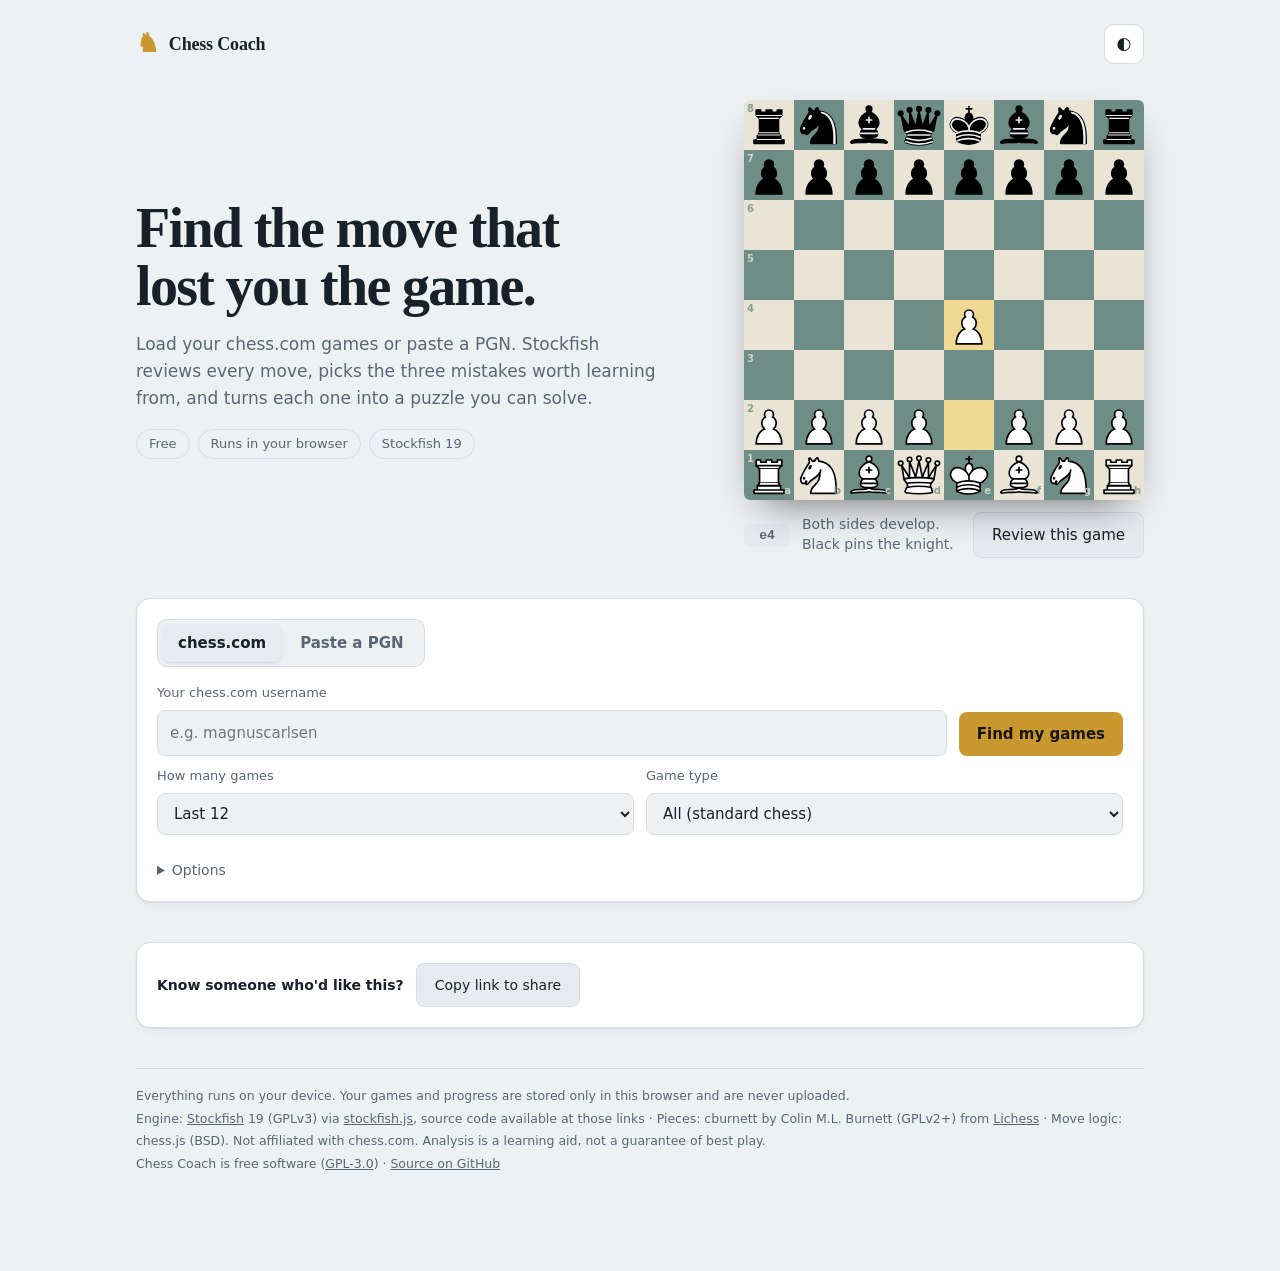
<file: index.html>
<!doctype html>
<html lang="en">
<head>
<meta charset="utf-8">
<meta name="viewport" content="width=device-width, initial-scale=1">
<title>Chess Coach: free game review that teaches</title>
<meta name="description" content="Free chess game review that teaches. Stockfish 19 runs in your browser, finds the 3 mistakes that cost you the game and turns each into a puzzle. Nothing is uploaded.">
<meta name="theme-color" content="#0e1319">
<meta property="og:type" content="website">
<meta property="og:title" content="Chess Coach: free game review that teaches">
<meta property="og:description" content="Load your chess.com games. Stockfish 19 finds the mistakes that matter and turns them into puzzles. Free, private, runs in your browser.">
<meta property="og:url" content="https://chessido.netlify.app/">
<meta property="og:image" content="https://chessido.netlify.app/og.png">
<meta name="twitter:card" content="summary_large_image">
<link rel="icon" href="favicon.svg" type="image/svg+xml">
<link rel="stylesheet" href="css/style.css?v=3">
</head>
<body>
<main>
  <div class="topbar"><div class="brand"><i>♞</i> Chess Coach</div><button class="iconbtn" id="theme" title="Toggle light / dark" aria-label="Toggle theme">◐</button></div>

  <section class="hero">
    <div>
      <h1>Find the move that lost you the game.</h1>
      <p>Load your chess.com games or paste a PGN. Stockfish reviews every move, picks the three mistakes worth learning from, and turns each one into a puzzle you can solve.</p>
      <div class="badges"><span>Free</span><span>Runs in your browser</span><span>Stockfish 19</span></div>
    </div>
    <figure class="demo" aria-label="Animated example: a game ending in checkmate after a blunder">
      <div id="demoBoard"></div>
      <figcaption><span class="demo-badge" id="demoBadge"></span><span id="demoText" aria-live="off"></span><button class="sec" id="demoGo" title="Run the full Stockfish review on this game">Review this game</button></figcaption>
    </figure>
  </section>

  <section class="card">
    <div class="tabs" role="tablist" id="tabs"><button class="tab on" data-tab="user" role="tab" aria-selected="true">chess.com</button><button class="tab" data-tab="paste" role="tab" aria-selected="false">Paste a PGN</button></div>
    <div id="tab-user">
      <div class="row"><div><label for="user">Your chess.com username</label><input id="user" placeholder="e.g. magnuscarlsen" autocomplete="off" autocapitalize="off" spellcheck="false"></div><button id="fetch">Find my games</button></div>
      <div class="row" style="margin-top:10px">
        <div><label for="count">How many games</label><select id="count"><option value="12">Last 12</option><option value="25">Last 25</option><option value="50">Last 50</option><option value="100">Last 100</option></select></div>
        <div><label for="tc">Game type</label><select id="tc"><option value="all">All (standard chess)</option><option value="rapid">Rapid</option><option value="blitz">Blitz</option><option value="bullet">Bullet</option><option value="daily">Daily</option></select></div>
      </div>
      <div id="games" class="games"></div>
    </div>
    <div id="tab-paste" class="hidden">
      <label for="pgn">Paste your game here</label>
      <textarea id="pgn" spellcheck="false" placeholder="[Event &quot;Live Chess&quot;]&#10;1. e4 e5 2. Nf3 …"></textarea>
      <details class="how"><summary>How do I get a PGN?</summary><ol><li>Open the game on chess.com</li><li>Click the share icon (or "Share / Export")</li><li>Choose the <b>PGN</b> tab and copy it</li></ol></details>
      <div class="row" style="margin-top:12px"><button id="go">Analyze this game</button></div>
    </div>
    <details class="opts"><summary>Options</summary><div class="row">
      <div><label for="side">I played</label><select id="side"><option value="auto">Auto (from username)</option><option value="w">White</option><option value="b">Black</option></select></div>
      <div><label for="depth">Analysis depth</label><select id="depth"><option value="12">Quick · depth 12 (rough)</option><option value="16" selected>Standard · depth 16 (recommended)</option><option value="20">Deep · depth 20 (slow)</option></select></div>
    </div></details>
  </section>

  <div class="status" id="status"><div class="spin"></div><div><div id="msg"></div><div class="bar hidden" id="barwrap"><i id="bar"></i></div><div id="tip"></div></div></div>

  <nav class="jump hidden" id="jump" aria-label="Sections"><a href="#s-summary">Summary</a><a href="#s-lessons">Key lessons</a><a href="#s-review">Game review</a><a href="#s-stats">Dashboard</a><a href="#s-progress">What to work on</a><a href="#s-games">Your games</a><a href="#s-openings">Openings</a></nav>
  <div id="out"></div>
  <div id="prog"></div>

  <div class="card share"><b>Know someone who'd like this?</b><button class="sec" id="sharebtn">Copy link to share</button><span class="mute small" id="sharenote"></span></div>

  <div class="bgbar hidden" id="bgbar" role="status"><div class="spin"></div><div style="flex:1;min-width:0"><div id="bgtext"></div><div class="bar" style="margin-top:6px"><i id="bgfill"></i></div><div class="small mute" style="margin-top:4px">You can keep browsing. Click any ✓ game to watch its review.</div></div><button class="sec hidden" id="stop">Stop</button></div>

  <footer>
    Everything runs on your device. Your games and progress are stored only in this browser and are never uploaded.<br>
    Engine: <a href="https://github.com/official-stockfish/Stockfish" target="_blank" rel="noopener">Stockfish</a> 19 (GPLv3) via <a href="https://github.com/nmrugg/stockfish.js" target="_blank" rel="noopener">stockfish.js</a>, source code available at those links ·
    Pieces: cburnett by Colin M.L. Burnett (GPLv2+) from <a href="https://lichess.org" target="_blank" rel="noopener">Lichess</a> · Move logic: chess.js (BSD).
    Not affiliated with chess.com. Analysis is a learning aid, not a guarantee of best play.<br>Chess Coach is free software (<a href="https://github.com/Idosiloni/chess-coach/blob/main/LICENSE" target="_blank" rel="noopener">GPL-3.0</a>) · <a href="https://github.com/Idosiloni/chess-coach" target="_blank" rel="noopener">Source on GitHub</a>
  </footer>
</main>

<script src="lib/chess.min.js"></script>
<script>
/* =============================== helpers =============================== */
const $ = s => document.querySelector(s);
const VAL = { p:1, n:3, b:3, r:5, q:9, k:0 };
const NAME = { p:'pawn', n:'knight', b:'bishop', r:'rook', q:'queen', k:'king' };
const clamp = (x, a, b) => Math.max(a, Math.min(b, x));
const winPct = cp => 50 + 50 * (2 / (1 + Math.exp(-0.00368208 * clamp(cp, -1000, 1000))) - 1);
const moveAcc = loss => clamp(103.1668 * Math.exp(-0.04354 * loss) - 3.1669, 0, 100);
const uciOf = m => m.from + m.to + (m.promotion || '');
const CLS = {
  best:      { label:'Best',       sym:'★',  color:'var(--best)' },
  excellent: { label:'Excellent',  sym:'',   color:'var(--good)' },
  good:      { label:'Good',       sym:'',   color:'var(--mute)' },
  inaccuracy:{ label:'Inaccuracy', sym:'?!', color:'var(--inacc)' },
  mistake:   { label:'Mistake',    sym:'?',  color:'var(--mistake)' },
  blunder:   { label:'Blunder',    sym:'??', color:'var(--blunder)' }
};
function fmtEval(cp, mate) {
  if (mate != null) return (mate > 0 ? '+' : '-') + 'M' + Math.abs(mate);
  if (Math.abs(cp) >= 9000) return (cp > 0 ? '+' : '-') + 'M' + (10000 - Math.abs(cp));
  return (cp >= 0 ? '+' : '') + (cp / 100).toFixed(1);
}
function findMove(fen, uci) {
  if (!uci) return null;
  return new Chess(fen).moves({ verbose:true }).find(m => uciOf(m) === uci) || null;
}
function playPV(fen, pv, n) {
  const g = new Chess(fen), out = [];
  for (const u of pv.slice(0, n)) { const mv = g.move({ from:u.slice(0, 2), to:u.slice(2, 4), promotion:u[4] }); if (!mv) break; out.push(mv); }
  return out;
}
function netMaterial(fen, pv, side, n = 4) {
  let s = 0;
  playPV(fen, pv, n).forEach(mv => {
    const sign = mv.color === side ? 1 : -1;
    if (mv.captured) s += sign * VAL[mv.captured];
    if (mv.promotion) s += sign * (VAL[mv.promotion] - 1);
  });
  return s;
}
function sanLine(fen, pv, n = 4) {
  const g = new Chess(fen), f = fen.split(' ');
  let num = +f[5], t = f[1], parts = [];
  pv.slice(0, n).forEach((u, j) => {
    const mv = g.move({ from:u.slice(0, 2), to:u.slice(2, 4), promotion:u[4] }); if (!mv) return;
    parts.push(t === 'w' ? `${num}.${mv.san}` : (j === 0 ? `${num}…${mv.san}` : mv.san));
    if (t === 'b') num++; t = t === 'w' ? 'b' : 'w';
  });
  return parts.join(' ');
}
function targetsFrom(fen, sq) {
  const p = new Chess(fen).get(sq); if (!p) return [];
  const f = fen.split(' '); f[1] = p.color; f[3] = '-';
  return new Chess(f.join(' ')).moves({ verbose:true }).filter(m => m.from === sq && m.captured).map(m => ({ sq:m.to, piece:m.captured }));
}
const phaseOf = (i, fen) => {
  const mat = fen.split(' ')[0].replace(/[^nbrqNBRQ]/g, '').split('').reduce((s, c) => s + VAL[c.toLowerCase()], 0);
  return mat <= 16 ? 'Endgame' : i < 20 ? 'Opening' : 'Middlegame';
};
const moveNo = i => Math.floor(i / 2) + 1;
const moveTag = (i, san) => `${moveNo(i)}${i % 2 ? '…' : '.'}${san}`;

/* =============================== board =============================== */
class Board {
  constructor(root) { this.root = root; root.classList.add('board'); this.prev = null; }
  render(fen, o = {}) {
    const { flip = false, last = [], arrows = [], sel = null, targets = [], onSquare = null, animate = false } = o;
    const rows = fen.split(' ')[0].split('/'), pcs = {};
    rows.forEach((row, ri) => { let f = 0; for (const ch of row) { if (/\d/.test(ch)) f += +ch; else { pcs['abcdefgh'[f] + (8 - ri)] = ch; f++; } } });
    let h = '';
    for (let r = 0; r < 8; r++) for (let c = 0; c < 8; c++) {
      const file = flip ? 7 - c : c, rank = flip ? r : 7 - r, sq = 'abcdefgh'[file] + (rank + 1), p = pcs[sq];
      const cls = ['sq', (file + rank) % 2 ? '' : 'd', last.includes(sq) ? 'last' : '', sel === sq ? 'sel' : '', targets.includes(sq) ? 'tgt' : ''].join(' ');
      h += `<div class="${cls}" data-sq="${sq}">${p ? `<img src="pieces/${p === p.toUpperCase() ? 'w' : 'b'}${p.toUpperCase()}.svg" alt="">` : ''}`
        + (c === 0 ? `<span class="co r">${rank + 1}</span>` : '') + (r === 7 ? `<span class="co f">${'abcdefgh'[file]}</span>` : '') + '</div>';
    }
    const ctr = sq => { const f = sq.charCodeAt(0) - 97, rk = +sq[1] - 1; return [(flip ? 7 - f : f) + .5, (flip ? rk : 7 - rk) + .5]; };
    let svg = '<svg viewBox="0 0 8 8">';
    arrows.forEach(a => {
      if (!a.from || !a.to) return;
      const [x1, y1] = ctr(a.from), [x2, y2] = ctr(a.to), dx = x2 - x1, dy = y2 - y1, L = Math.hypot(dx, dy), ux = dx / L, uy = dy / L;
      const hx = x2 - ux * .32, hy = y2 - uy * .32;
      svg += `<g opacity=".85" fill="${a.color}" stroke="${a.color}"><line x1="${x1}" y1="${y1}" x2="${hx}" y2="${hy}" stroke-width=".17" stroke-linecap="round"/>`
        + `<polygon stroke="none" points="${x2 - ux * .05},${y2 - uy * .05} ${hx - uy * .22},${hy + ux * .22} ${hx + uy * .22},${hy - ux * .22}"/></g>`;
    });
    this.root.innerHTML = h + svg + '</svg>';
    this.root.classList.toggle('click', !!onSquare);
    if (onSquare) this.root.querySelectorAll('.sq').forEach(e => e.onclick = () => onSquare(e.dataset.sq));
    if (animate && this.prev && !matchMedia('(prefers-reduced-motion: reduce)').matches) this.slide(this.prev, pcs, flip);
    this.prev = pcs;
  }
  // Slide each piece that changed square from where it used to be (a move, a capture or castling).
  slide(from, to, flip) {
    const gone = Object.keys(from).filter(sq => from[sq] !== to[sq]), came = Object.keys(to).filter(sq => from[sq] !== to[sq]);
    if (!came.length || came.length > 2) return;
    const xy = sq => [(flip ? 7 - (sq.charCodeAt(0) - 97) : sq.charCodeAt(0) - 97), (flip ? +sq[1] - 1 : 8 - +sq[1])];
    came.forEach(dst => {
      const src = gone.find(sq => from[sq] === to[dst]); if (!src) return;
      const [x1, y1] = xy(src), [x2, y2] = xy(dst), el = this.root.querySelector(`.sq[data-sq="${dst}"]`);
      if (!el || !el.firstElementChild || el.firstElementChild.tagName !== 'IMG') return;
      el.classList.add('moving');
      el.firstElementChild.animate([{ transform:`translate(${(x1 - x2) * 100}%,${(y1 - y2) * 100}%)` }, { transform:'none' }], { duration:200, easing:'cubic-bezier(.22,.8,.3,1)' })
        .finished.then(() => el.classList.remove('moving'), () => el.classList.remove('moving'));
    });
  }
}

/* =============================== engine =============================== */
class Engine {
  constructor() {
    this.w = new Worker('engine/stockfish-19-lite-single.js'); this.hs = [];
    this.w.onmessage = e => { const l = typeof e.data === 'string' ? e.data : String(e.data); this.hs.slice().forEach(h => h(l)); };
  }
  send(c) { this.w.postMessage(c); }
  once(pred) { return new Promise(res => { const h = l => { if (pred(l)) { this.hs = this.hs.filter(x => x !== h); res(l); } }; this.hs.push(h); }); }
  async init() {
    // The engine may still be loading when the first command is sent, so resend 'uci' until it answers.
    const ready = this.once(l => l === 'uciok'); let ok = false; ready.then(() => ok = true);
    for (let t = 0; t < 60 && !ok; t++) { this.send('uci'); await Promise.race([ready, new Promise(r => setTimeout(r, 500))]); }
    if (!ok) throw new Error('engine did not start');
    this.send('setoption name MultiPV value 2'); this.send('isready'); await this.once(l => l === 'readyok');
  }
  analyse(fen, depth) {
    const lines = {};
    return new Promise(res => {
      const h = l => {
        if (l.startsWith('info') && l.includes(' pv ') && !/bound/.test(l)) {
          const mp = +((l.match(/multipv (\d+)/) || [0, 1])[1]), m = l.match(/score (cp|mate) (-?\d+)/);
          if (m) { const v = +m[2]; lines[mp] = { cp:m[1] === 'cp' ? v : Math.sign(v) * (10000 - Math.abs(v)), mate:m[1] === 'mate' ? v : null, pv:l.split(' pv ')[1].trim().split(' ') }; }
        } else if (l.startsWith('bestmove')) { this.hs = this.hs.filter(x => x !== h); res(Object.keys(lines).sort().map(k => lines[k])); }
      };
      this.hs.push(h); this.send('position fen ' + fen); this.send('go depth ' + depth);
    });
  }
}
class EnginePool {
  constructor(n) { this.n = n; this.workers = []; this.idle = []; this.hi = []; this.lo = []; this.memo = new Map(); }
  async init() {
    const made = await Promise.allSettled(Array.from({ length:this.n }, async () => { const e = new Engine(); await e.init(); return e; }));
    this.workers = made.filter(m => m.status === 'fulfilled').map(m => m.value); this.idle = [...this.workers];
    if (!this.workers.length) throw new Error('engine did not start');
  }
  submit(fen, depth, prio) {
    const hit = this.memo.get(fen);
    if (hit && hit.depth >= depth) return Promise.resolve(hit.res);
    return new Promise((resolve, reject) => { (prio === 'lo' ? this.lo : this.hi).push({ fen, depth, resolve, reject }); this.pump(); });
  }
  pump() {
    while (this.idle.length && (this.hi.length || this.lo.length)) {
      const w = this.idle.pop(), t = this.hi.length ? this.hi.shift() : this.lo.shift();
      w.analyse(t.fen, t.depth).then(res => { this.memo.set(t.fen, { depth:t.depth, res }); t.resolve(res); }, t.reject).finally(() => { this.idle.push(w); this.pump(); });
    }
  }
  // Analyse many positions across all workers; results come back in input order.
  map(fens, depth, onDone, prio = 'hi') { let d = 0; return Promise.all(fens.map(f => this.submit(f, depth, prio).then(r => { onDone(++d); return r; }))); }
}
const poolSize = () => clamp((navigator.hardwareConcurrency || 4) - 1, 1, /Mobi|Android/i.test(navigator.userAgent) ? 2 : 6);
let cancelBatch = false, bgBusy = false, poolPromise = null;
function getPool() {
  if (!poolPromise) poolPromise = (async () => { const p = new EnginePool(poolSize()); await p.init(); return p; })().catch(e => { poolPromise = null; throw e; });
  return poolPromise;
}
const FG = { msg:t => { $('#msg').textContent = t; }, bar:p => { $('#bar').style.width = p + '%'; } };
const BG = { msg:t => { $('#bgtext').textContent = t; }, bar:p => { $('#bgfill').style.width = p + '%'; } };

/* =============================== chess.com =============================== */
$('#fetch').onclick = async () => {
  const u = $('#user').value.trim().toLowerCase(), box = $('#games'); if (!u) return;
  const want = +$('#count').value, tc = $('#tc').value;
  box.textContent = 'Loading…';
  try {
    const a = await (await fetch(`https://api.chess.com/pub/player/${encodeURIComponent(u)}/games/archives`)).json();
    if (!a.archives || !a.archives.length) throw new Error('No games found for that username.');
    let games = [];
    for (let i = a.archives.length - 1; i >= 0 && games.length < want; i--) {
      box.textContent = `Loading games… ${games.length} found`;
      const month = (await (await fetch(a.archives[i])).json()).games || [];
      games = games.concat(month.reverse().filter(g => g.rules === 'chess' && g.pgn && (tc === 'all' || g.time_class === tc)));
    }
    games = games.slice(0, want);
    if (!games.length) throw new Error('No matching games found. Try a different game type.');
    box.innerHTML = ''; loadedGames = [];
    games.forEach(g => { loadedGames.push({ pgn:g.pgn, side:g.white.username.toLowerCase() === u ? 'w' : 'b', id:pgnId(g.pgn, g.url) }); });
    const bb = document.createElement('button'); bb.id = 'batch'; bb.className = 'sec'; bb.onclick = runBatch; box.appendChild(bb);
    games.forEach(g => {
      const mine = g.white.username.toLowerCase() === u ? g.white : g.black, opp = mine === g.white ? g.black : g.white;
      const draws = ['agreed', 'repetition', 'stalemate', 'insufficient', '50move', 'timevsinsufficient'];
      const [txt, cls] = mine.result === 'win' ? ['Won', 'win'] : draws.includes(mine.result) ? ['Draw', 'draw'] : ['Lost', 'loss'];
      const b = document.createElement('button'); b.dataset.id = pgnId(g.pgn, g.url);
      b.innerHTML = `<span class="pill ${cls}">${txt}</span><span>${mine === g.white ? '⚪' : '⚫'} vs <b>${esc(opp.username)}</b> (${opp.rating})</span><span class="mute small" style="margin-left:auto">${g.time_class} · ${new Date(g.end_time * 1000).toLocaleDateString()}</span>`;
      b.onclick = () => { $('#pgn').value = g.pgn; $('#side').value = mine === g.white ? 'w' : 'b'; run(); };
      box.appendChild(b);
    });
    markCached();
  } catch (e) { box.innerHTML = `<span class="err">${esc(e.message || 'Could not reach chess.com.')}</span>`; }
};

/* =============================== analysis =============================== */
const esc = t => String(t == null ? '' : t).replace(/[&<>"]/g, c => ({ '&':'&amp;', '<':'&lt;', '>':'&gt;', '"':'&quot;' }[c]));
let loadedGames = [], busy = false;
function setBusy(b) {
  busy = b; $('#go').disabled = b;
  $('#barwrap').classList.toggle('hidden', !b); if (!b) $('#bar').style.width = '0';
}

async function analyzePGN(pgn, sideSel, depth, prefix = '', ui = FG, prio = 'hi') {
  const game = new Chess();
  if (!pgn || !game.load_pgn(pgn, { sloppy:true })) throw new Error('Could not read that PGN.');
  const moves = game.history({ verbose:true });
  if (moves.length < 6) throw new Error('That game is too short to learn from.');
  const hdr = game.header();
  let side = sideSel;
  if (side === 'auto') { const u = $('#user').value.trim().toLowerCase(); side = u && (hdr.Black || '').toLowerCase() === u ? 'b' : 'w'; }
  const rp = new Chess(), fens = [rp.fen()];
  moves.forEach(m => { m.uci = uciOf(m); rp.move({ from:m.from, to:m.to, promotion:m.promotion }); fens.push(rp.fen()); });
  const id = hdr.Link || [hdr.White, hdr.Black, hdr.Date, hdr.StartTime, moves.length].join('|');
  let L = readCache(id, depth);
  if (L) ui.msg(prefix + 'Loading your saved analysis…');
  else {
    ui.msg(prefix + 'Starting engine…');
    let pl;
    try { pl = await getPool(); }
    catch (e) { throw new Error('Could not start the engine. Open this page through a web server (not file://).'); }
    const need = fens.filter(f => !new Chess(f).game_over());
    const res = await pl.map(need, depth, d => {
      ui.bar(100 * d / need.length);
      ui.msg(`${prefix}Analyzing position ${d} of ${need.length} · ${pl.workers.length} engine${pl.workers.length > 1 ? 's' : ''} working…`);
    }, prio);
    let p = 0;
    L = fens.map(f => { const g = new Chess(f); return g.in_checkmate() ? [{ cp:-10000, mate:0, pv:[] }] : g.game_over() ? [{ cp:0, mate:null, pv:[] }] : res[p++]; });
    writeCache(id, { pgn, side, depth, L });
  }

  const data = moves.map((m, i) => {
    const Li = L[i], before = Li[0].cp, k = Li.findIndex(l => l.pv[0] === m.uci);
    const after = k >= 0 ? Li[k].cp : -L[i + 1][0].cp;
    const loss = k === 0 ? 0 : Math.max(0, winPct(before) - winPct(after));
    const cls = k === 0 ? 'best' : loss < 2 ? 'excellent' : loss < 5 ? 'good' : loss < 10 ? 'inaccuracy' : loss < 20 ? 'mistake' : 'blunder';
    return { i, m, color:m.color, before, after, loss, cls, acc:moveAcc(loss), phase:phaseOf(i, fens[i]), time:null,
      only:(k === 0 && !!Li[1] && winPct(Li[0].cp) - winPct(Li[1].cp) >= 15), accept:Li.filter((l, j) => j === 0 || winPct(Li[0].cp) - winPct(l.cp) <= 3).map(l => l.pv[0]) };
  });
  const clks = [...pgn.matchAll(/\[%clk (\d+):(\d+):(\d+(?:\.\d+)?)\]/g)].map(x => +x[1] * 3600 + +x[2] * 60 + +x[3]);
  const tc = (hdr.TimeControl || '').match(/^(\d+)(?:\+(\d+))?$/);
  if (tc && clks.length >= moves.length) {
    const inc = +(tc[2] || 0), prev = { w:+tc[1], b:+tc[1] };
    data.forEach((d, i) => { d.time = Math.max(0, prev[d.color] + inc - clks[i]); prev[d.color] = clks[i]; });
  }
  return { hdr, side, moves, fens, L, data, depth, id };
}

async function run(opts) {
  const save = !(opts && opts.save === false); // the hero demo reviews a sample game without adding it to your progress
  if (busy) return;
  $('#out').innerHTML = ''; setBusy(true);
  try {
    const ctx = await analyzePGN($('#pgn').value.trim(), $('#side').value, +$('#depth').value);
    $('#msg').textContent = ''; setBusy(false);
    render(ctx); if (save) { saveGame(ctx); renderProgress(); }
  } catch (e) { $('#msg').innerHTML = `<span class="err">${esc(e.message)}</span>`; setBusy(false); }
}
$('#go').onclick = run;

async function runBatch() {
  if (bgBusy) return;
  const cached = readAll(), todo = loadedGames.filter(g => !cached[g.id]);
  if (!todo.length) { FG.msg('All of these games are already analyzed. Scroll down to review them.'); return; }
  const depth = +$('#depth').value; let done = 0;
  const ui = { msg:BG.msg, bar:p => BG.bar((done + p / 100) / todo.length * 100) };
  bgBusy = true; cancelBatch = false; markCached(); $('#bgbar').classList.remove('done');
  $('#bgbar').classList.remove('hidden'); $('#stop').classList.remove('hidden'); BG.bar(0);
  try {
    for (const g of todo) {
      if (cancelBatch) break;
      const ctx = await analyzePGN(g.pgn, g.side, depth, `Game ${done + 1} of ${todo.length} · `, ui, 'lo');
      saveGame(ctx); done++; renderProgress();
    }
    BG.msg(cancelBatch ? `Stopped. ${done} of ${todo.length} games analyzed and saved.` : `✓ Done. ${done} games analyzed. See your stats and key moments below.`);
  } catch (e) { BG.msg('Something went wrong: ' + e.message); }
  bgBusy = false; BG.bar(100); $('#bgbar').classList.add('done'); $('#stop').classList.add('hidden'); $('#stop').textContent = 'Stop'; markCached();
  setTimeout(() => { if (!bgBusy) $('#bgbar').classList.add('hidden'); }, 12000);
}

/* =============================== lesson engine =============================== */
/* =============================== teaching content =============================== */
const TEACH = {
  'Allowed checkmate': { idea:'Checkmates come from a chain of checks. Your king needs escape squares and defenders. Once those are gone, a single check ends the game.',
    steps:['Before you move, list every check your opponent has afterwards, even the ones that look silly.', 'For each check ask: can I block, capture the checker or step away? If not, do not play that move.', 'Keep the pawns in front of your castled king where they are unless you have a clear reason to push them.', 'Give your king a "luft" (escape square) with h3 or h6 once the rooks are on the back rank.'], t:'mateIn1', l:'Checkmate patterns' },
  'Missed checkmate': { idea:'Mates are found by looking at forcing moves in order: checks first, then moves that take away the king\'s escape squares.',
    steps:['Write down ALL checks you have, even ones that give up a piece.', 'After each check, count the king\'s escape squares. If one move covers them all, it is mate.', 'Look for back-rank mates whenever the enemy king is boxed in by its own pawns.'], t:'mateIn2', l:'Mate in 2 puzzles' },
  'Hung a piece': { idea:'A piece is "hanging" when it can be captured for free: it is attacked and not defended enough. Leaving pieces hanging decides most games below 1800.',
    steps:['After you pick a move, say out loud: "What does this leave undefended?"', 'List every capture your opponent has after your move. If one wins material, choose a different move.', 'Count attackers against defenders on a square before you rely on it.', 'Re-check the piece you just moved AND the pieces it used to protect.'], t:'hangingPiece', l:'Hanging piece puzzles' },
  'Fork': { idea:'A fork is one move that attacks two things at once, so the opponent can only save one. Knights fork best, because their L-shaped jump is hard to guard against.',
    steps:['Look at every square an enemy knight (or pawn) could reach next move. Would it attack two of your pieces?', 'If so, move one piece, protect both, or take that square away.', 'On your own turn, hunt for squares where your knight or pawn hits two undefended targets.'], t:'fork', l:'Fork puzzles' },
  'Greedy capture': { idea:'A "free" pawn is rarely free. Capturing pulls a piece away from a job (defending, developing) and often opens a line for the opponent.',
    steps:['Ask what the capturing piece was protecting before it moved.', 'Check your opponent\'s best reply: a check, a capture or a threat that wins more than a pawn?', 'If you are behind in development or your king is unsafe, decline the pawn.'], t:'hangingPiece', l:'Hanging piece puzzles' },
  'Tactic allowed': { idea:'Tactics are short, forcing sequences of checks, captures and threats. You can avoid most of them by looking at the opponent\'s forcing moves after each of your candidate moves.',
    steps:['For your top candidate move, list the opponent\'s checks, captures and threats.', 'Follow each one for two moves.', 'Play the candidate where none of them works.'], t:'defensiveMove', l:'Defensive-move puzzles' },
  'Missed material': { idea:'Free material appears when the opponent leaves a piece undefended or attacked twice. You find it by asking what their last move changed.',
    steps:['At the start of every turn ask: what did my opponent\'s last move leave undefended?', 'Check each enemy piece: is it defended? Is it attacked by something worth less?', 'Look at captures first, and calculate the recapture before you play.'], t:'crushing', l:'Win-material puzzles' },
  'Missed fork': { idea:'Forks win material because one piece attacks two targets. Look for squares where your knight, pawn or queen can hit two loose pieces or a piece and the king.',
    steps:['List your knight moves and queen checks first.', 'For each landing square, count the enemy pieces it would attack.', 'Prefer forks that come with check, because the opponent cannot ignore them.'], t:'fork', l:'Fork puzzles' },
  'Missed tactic': { idea:'Most winning tactics begin with a forcing move. Checking checks, captures and threats first will find them far more often than looking at quiet moves.',
    steps:['Each turn scan in this order: checks, captures, threats.', 'Follow every forcing line until it ends, then compare the final positions.', 'Notice what the opponent\'s last move weakened.'], t:'crushing', l:'Win-material puzzles' },
  'King safety': { idea:'An uncastled king in the centre becomes a target as soon as lines open. Safety first, then the attack.',
    steps:['Castle by move 8 to 10 in most openings.', 'Before you open the centre (pawn breaks, big trades), check where your king is.', 'If you cannot castle, plan the king\'s route to safety or keep the centre closed.'], t:'opening', l:'Opening puzzles' },
  'Opening': { idea:'In the opening you are racing to develop. Every move should do one of three things: develop a piece, fight for the centre, or get your king safe.',
    steps:['Start with a centre pawn (e4/d4 or e5/d5).', 'Develop knights, then bishops, before moving any piece twice.', 'Castle early, then connect your rooks.', 'Do not grab flank pawns or send the queen out until you are developed.'], t:'opening', l:'Opening puzzles' },
  'Endgame': { idea:'In endgames the king becomes a fighting piece and every tempo (single move) counts.',
    steps:['Bring your king toward the centre.', 'Put rooks behind passed pawns and on open files.', 'Count pawn races: how many moves does each side need to promote?', 'When ahead, trade pieces, not pawns.'], t:'endgame', l:'Endgame puzzles' },
  'Positional slip': { idea:'Quiet moves are chosen by asking what your opponent wants and improving your least active piece.',
    steps:['Ask: what is my opponent threatening or planning?', 'Find your worst-placed piece and give it a better square.', 'Prefer moves that improve your position without creating a weakness.'], t:'quietMove', l:'Quiet-move puzzles' }
};
function teachHtml(tag) {
  const t = TEACH[tag]; if (!t) return '';
  return `<div class="teach"><div class="tt">📘 How to play this right</div><p>${t.idea}</p><ol>${t.steps.map(x => `<li>${x}</li>`).join('')}</ol>
    <a class="practice" href="https://lichess.org/training/${t.t}" target="_blank" rel="noopener">Practice this free on Lichess: ${t.l} ↗</a></div>`;
}
function isAttacked(fen, sq, byColor) {
  const f = fen.split(' '); f[1] = byColor; f[3] = '-';
  try { return new Chess(f.join(' ')).moves({ verbose:true }).some(mv => mv.to === sq && mv.captured); } catch (e) { return false; }
}
function whyBest(bm, fb, played) {
  if (!bm || bm.san === played.san) return '';
  const bits = [], opp = bm.color === 'w' ? 'b' : 'w';
  if (bm.flags.includes('k') || bm.flags.includes('q')) bits.push('it castles, tucking the king away and bringing a rook into play');
  if (/#/.test(bm.san)) bits.push('it is checkmate');
  else if (/\+/.test(bm.san)) bits.push('it gives check, which forces a reply');
  if (bm.captured) bits.push(`it wins the ${NAME[bm.captured]} on ${bm.to}`);
  if (bm.promotion) bits.push('it promotes a pawn');
  if (!bm.captured && bm.piece !== 'k' && isAttacked(fb, bm.from, opp)) bits.push(`it moves your ${NAME[bm.piece]} out of an attack`);
  if (bm.piece === 'p' && ['d4', 'e4', 'd5', 'e5'].includes(bm.to) && !bm.captured) bits.push('it claims space in the centre');
  const home = bm.color === 'w' ? ['b1', 'g1', 'c1', 'f1'] : ['b8', 'g8', 'c8', 'f8'];
  if ((bm.piece === 'n' || bm.piece === 'b') && home.includes(bm.from) && !bm.captured) bits.push(`it develops your ${NAME[bm.piece]} to ${bm.to}`);
  if (!bits.length) return '';
  const j = bits.length === 1 ? bits[0] : bits.slice(0, -1).join(', ') + ' and ' + bits[bits.length - 1];
  return `<b>Why ${bm.san} is better:</b> ${j}.`;
}

function buildLesson(d, ctx) {
  const { fens, L } = ctx, i = d.i, m = d.m, me = d.color;
  const fb = fens[i], fa = fens[i + 1];
  const bestUci = L[i][0].pv[0], bm = findMove(fb, bestUci);
  const oppPV = (L[i + 1][0].pv || []), om = findMove(fa, oppPV[0]);
  const bestSan = bm ? bm.san : '?';
  const netAfter = netMaterial(fa, oppPV, me, 4), netBest = netMaterial(fb, L[i][0].pv, me, 4);
  const gain = m.captured ? VAL[m.captured] : 0, diff = netBest - (gain + netAfter);
  const betterLine = sanLine(fb, L[i][0].pv, 4), punishLine = oppPV.length ? sanLine(fa, oppPV, 4) : '';
  const cmpTxt = `Your winning chances fell from <b>${Math.round(winPct(d.before))}%</b> to <b>${Math.round(winPct(d.after))}%</b>.`;
  let tag, title, what, lesson, habit;

  if (d.after <= -9000 && d.before > -9000) {
    const n = 10000 + d.after; // plies... mate in n moves for opponent
    tag = 'Allowed checkmate'; title = 'You walked into a forced checkmate';
    what = `After <b>${m.san}</b> the engine finds a forced mate${n > 0 && n < 9 ? ` in ${n}` : ''}: <span class="line">${punishLine}</span>.`;
    lesson = bestSan !== m.san ? `<b>${bestSan}</b> kept the king safe.` : '';
    habit = 'Before you press the move, list every check your opponent has after it. If one of them leaves your king with no escape square, stop.';
  } else if (d.before >= 9000 && d.after < 9000) {
    tag = 'Missed checkmate'; title = `You had a forced mate in ${10000 - d.before}`;
    what = `Instead of <b>${m.san}</b>, <b>${bestSan}</b> wins by force: <span class="line">${betterLine}</span>.`;
    lesson = '';
    habit = 'When the enemy king is exposed, write down every check you have, then every move that takes away its escape squares. Forcing moves first.';
  } else if (diff >= 2 && d.loss >= 10 && netAfter <= -2) {
    if (om && om.captured && VAL[om.captured] >= 3) {
      const moved = om.to === m.to;
      tag = 'Hung a piece';
      title = moved ? `Your ${NAME[om.captured]} could simply be taken` : `You left your ${NAME[om.captured]} unprotected`;
      what = `After <b>${m.san}</b>, your opponent plays <b>${om.san}</b> and wins material: <span class="line">${punishLine}</span>.`;
      lesson = moved ? `The square ${m.to} was attacked and not defended enough.` : `Your ${NAME[om.captured]} on ${om.to} was attacked and your move did nothing about it.`;
      habit = 'Safety check before every move: "What can my opponent capture after this?" Look at the piece you move AND at what it stops protecting.';
    } else {
      const g3 = new Chess(fa); g3.move({ from:om.from, to:om.to, promotion:om.promotion });
      const tg = targetsFrom(g3.fen(), om.to).filter(t => VAL[t.piece] >= 3);
      if (tg.length >= 2 || (g3.in_check() && tg.length >= 1)) {
        tag = 'Fork'; title = 'You allowed a fork';
        what = `<b>${om.san}</b> attacks two things at once${g3.in_check() ? ' (including your king)' : ''}: <span class="line">${punishLine}</span>.`;
        lesson = 'A forking piece wins material because you can only answer one threat.';
        habit = 'Look for squares where an enemy knight (or pawn) could land and hit two of your pieces. If one exists, move or protect before it arrives.';
      } else if (m.captured && VAL[m.captured] <= 1) {
        tag = 'Greedy capture'; title = 'The pawn was poisoned';
        what = `Grabbing the pawn with <b>${m.san}</b> allowed <b>${om.san}</b>: <span class="line">${punishLine}</span>.`;
        lesson = 'You won a pawn but lost more than a pawn back.';
        habit = 'Before capturing, ask what the capture leaves behind. Free material is often bait.';
      } else {
        tag = 'Tactic allowed'; title = 'Your move allowed a tactic';
        what = `After <b>${m.san}</b> the engine finds <span class="line">${punishLine}</span>, which wins material.`;
        lesson = '';
        habit = 'Check your opponent\'s forcing replies (checks, captures, threats) after every candidate move, not just yours.';
      }
    }
  } else if (netBest >= 2 && diff >= 2 && d.loss >= 10 && bm) {
    const g4 = new Chess(fb); g4.move({ from:bm.from, to:bm.to, promotion:bm.promotion });
    const tg = bm.captured ? [] : targetsFrom(g4.fen(), bm.to).filter(t => VAL[t.piece] >= 3);
    if (bm.captured) { tag = 'Missed material'; title = `You could have won a ${NAME[bm.captured]}`; }
    else if (tg.length >= 2 || (g4.in_check() && tg.length)) { tag = 'Missed fork'; title = 'You had a fork available'; }
    else { tag = 'Missed tactic'; title = 'There was a winning tactic'; }
    what = `Instead of <b>${m.san}</b>, <b>${bestSan}</b> wins material: <span class="line">${betterLine}</span>.`;
    lesson = '';
    habit = 'Each turn, scan in this order: checks, captures, threats. Look at what your opponent\'s last move left undefended.';
  } else if (om && om.san.includes('+') && d.loss >= 10 && (k0 => k0 && k0.type === 'k' && k0.color === me)(new Chess(fa).get(me === 'w' ? 'e1' : 'e8'))) {
    tag = 'King safety'; title = 'Your king was still in the centre';
    what = `After <b>${m.san}</b> your opponent starts with a check, <b>${om.san}</b>, and your uncastled king is in trouble: <span class="line">${punishLine}</span>.`;
    lesson = bestSan !== m.san ? `<b>${bestSan}</b> was the safer way to continue.` : '';
    habit = 'Castle early. Before opening the position (captures, pawn breaks), ask whether your king is safe from checks on the open files and diagonals.';
  } else if (i < 20) {
    const home = me === 'w' ? ['b1', 'g1', 'c1', 'f1'] : ['b8', 'g8', 'c8', 'f8'], gg = new Chess(fa);
    const undeveloped = home.filter(s => { const p = gg.get(s); return p && p.color === me && (p.type === 'n' || p.type === 'b'); }).length;
    tag = 'Opening'; title = 'The opening went off track';
    what = `<b>${m.san}</b> was not the most useful move here. ${bm ? `<b>${bestSan}</b> was stronger` : 'A different move was stronger'}${betterLine ? ` (<span class="line">${betterLine}</span>)` : ''}.`;
    lesson = undeveloped >= 2 ? `After your move you still had <b>${undeveloped}</b> minor pieces on their starting squares.` : 'In the opening, every move should develop a piece, fight for the centre, or get your king safe.';
    habit = 'Opening checklist: control the centre, develop knights then bishops, castle by move 10, and avoid moving the same piece twice without a reason.';
  } else if (d.phase === 'Endgame') {
    tag = 'Endgame'; title = 'The endgame needed more precision';
    what = `<b>${m.san}</b> let the advantage slip. ${bm ? `<b>${bestSan}</b> was best` : ''}${betterLine ? `: <span class="line">${betterLine}</span>` : ''}.`;
    lesson = 'Endgames are decided by king activity, passed pawns and counting tempi.';
    habit = 'In endgames, bring your king toward the action and count pawn races move by move before committing.';
  } else {
    const kind = !bm ? 'a different move' : bm.flags.includes('k') || bm.flags.includes('q') ? 'castling' : bm.captured ? `capturing the ${NAME[bm.captured]}` : /[+#]/.test(bm.san) ? 'a check' : bm.piece === 'p' ? 'a pawn move' : `a ${NAME[bm.piece]} move to ${bm.to}`;
    tag = 'Positional slip'; title = 'A stronger plan was available';
    what = `<b>${m.san}</b> gave away part of your advantage. The engine preferred <b>${bestSan}</b> (${kind})${betterLine ? `: <span class="line">${betterLine}</span>` : ''}.`;
    lesson = punishLine ? `Your opponent's best answer to your move was <b>${om ? om.san : ''}</b>.` : '';
    habit = 'Before moving, ask two questions: what is my opponent threatening, and which of my pieces is doing the least?';
  }
  const rushed = d.time != null && d.time <= 3 ? `<p class="mute small">You played this move in <b>${d.time.toFixed(1)}s</b>. Moves like this are worth a slower look.</p>` : d.time != null ? `<p class="mute small">Time spent on this move: ${d.time.toFixed(0)}s.</p>` : '';
  const prompt = `You are a friendly, precise chess coach. Explain ONE mistake from my game so I can learn from it.

FACTS (computed by Stockfish 19 at depth ${ctx.depth}; treat them as correct):
- I played ${me === 'w' ? 'White' : 'Black'}. Game phase: ${d.phase}.
- Position before my move (FEN): ${fb}
- My move (move ${moveNo(i)}): ${m.san}
- Engine's best move instead: ${bestSan}
- Best line: ${betterLine || 'n/a'}
- What my move allowed (engine's reply line): ${punishLine || 'n/a'}
- Winning chances for me: ${Math.round(winPct(d.before))}% before, ${Math.round(winPct(d.after))}% after (${CLS[d.cls].label.toLowerCase()}).
- Pattern the tool detected: ${tag}${d.time != null ? `\n- Time I spent on this move: ${d.time.toFixed(0)} seconds.` : ''}

RULES:
- Only use moves that appear in the facts above. Do NOT calculate or invent new variations. If you are unsure, say so.
- Write for a club player (about 800-1400 rating). Plain language, no jargon without a short definition.

ANSWER IN THIS FORMAT:
1. What I was probably thinking (1-2 sentences).
2. What actually went wrong, concretely (2-3 sentences, refer to squares and pieces).
3. Why the best move works (2 sentences).
4. One rule or habit I can use in my next game.
5. A 1-question quiz to test whether I understood.`;
  return { d, tag, title, prompt, html:`<p>${what}</p>${lesson ? `<p>${lesson}</p>` : ''}${whyBest(bm, fb, m) ? `<p>${whyBest(bm, fb, m)}</p>` : ''}<p>${cmpTxt}</p>${rushed}`, habit, bestUci, bestSan, fb, oppSan:om ? om.san : '' };
}

function pickLessons(ctx) {
  const mine = ctx.data.filter(d => d.color === ctx.side);
  const pool = th => [...mine].filter(d => d.loss >= th && winPct(d.before) >= 8).sort((a, b) => b.loss - a.loss);
  const out = [];
  for (const th of [10, 5]) {
    pool(th).forEach(d => { if (out.length < 3 && out.every(p => Math.abs(p.i - d.i) >= 4)) out.push(d); });
    if (out.length >= 3) break;
  }
  return out.sort((a, b) => a.i - b.i).map(d => buildLesson(d, ctx));
}

/* =============================== render =============================== */
function render(ctx) {
  const { hdr, side, data, L, fens, moves } = ctx;
  const mine = data.filter(d => d.color === side), theirs = data.filter(d => d.color !== side);
  const avg = a => a.length ? a.reduce((s, d) => s + d.acc, 0) / a.length : 0;
  const count = (a, c) => a.filter(d => d.cls === c).length;
  const opp = side === 'w' ? hdr.Black : hdr.White, me = side === 'w' ? hdr.White : hdr.Black;
  const opening = (hdr.ECOUrl || '').split('/').pop().replace(/-/g, ' ').replace(/\d+\..*$/, '').trim();
  const lessons = pickLessons(ctx), gs = gameStats(ctx);
  const eloKpi = (gs.elo ? `<div class="kpi"><b>~${gs.elo}</b><span>rough strength this game${gs.myElo ? ` · rated ${gs.myElo}` : ''}</span></div>` : '') + `<div class="kpi"><b>${gs.only}</b><span>only-moves found</span></div>`;

  /* phase accuracy */
  const ph = ['Opening', 'Middlegame', 'Endgame'].map(p => { const a = mine.filter(d => d.phase === p); return { p, n:a.length, acc:avg(a) }; }).filter(x => x.n);
  const weakest = [...ph].filter(x => x.n >= 4).sort((a, b) => a.acc - b.acc)[0];

  /* time insight */
  let timeKpi = '';
  const timed = mine.filter(d => d.time != null);
  if (timed.length) {
    const bad = mine.filter(d => d.cls === 'mistake' || d.cls === 'blunder');
    const rushed = bad.filter(d => d.time != null && d.time <= 3).length;
    timeKpi = `<div class="kpi"><b>${(timed.reduce((s, d) => s + d.time, 0) / timed.length).toFixed(1)}s</b><span>avg time per move${bad.length ? ` · ${rushed} of ${bad.length} big mistakes took ≤3s` : ''}</span></div>`;
  }
  const clsChips = Object.keys(CLS).map(c => `<span><i class="dot" style="background:${CLS[c].color}"></i>${count(mine, c)} ${CLS[c].label.toLowerCase()}</span>`).join('');

  let h = `<h3 id="s-summary">Summary</h3><section class="card">
    <h2>${me || 'You'} vs ${opp || 'opponent'}${hdr.Result ? ` <span class="mute" style="font-weight:400">· ${hdr.Result}</span>` : ''}</h2>
    <div class="mute small" style="margin-bottom:14px">${opening ? opening + ' · ' : ''}${moves.length} moves · analyzed at depth ${ctx.depth}</div>
    <div class="sumgrid">
      <div class="kpi"><b>${avg(mine).toFixed(0)}%</b><span>your accuracy</span></div>
      <div class="kpi"><b>${avg(theirs).toFixed(0)}%</b><span>opponent accuracy</span></div>
      ${eloKpi}${timeKpi}
    </div>
    <div class="cls">${clsChips}</div>
    ${ph.length ? `<div class="phase" style="margin-top:16px">${ph.map(x => `<div><span>${x.p}</span><span class="t"><i style="width:${x.acc}%"></i></span><span class="mute">${x.acc.toFixed(0)}%</span></div>`).join('')}</div>` : ''}
    ${weakest ? `<p class="small mute" style="margin:12px 0 0">Focus area: your <b style="color:var(--ink)">${weakest.p.toLowerCase()}</b> was your weakest phase in this game.</p>` : ''}
  </section>`;

  h += `<h3 id="s-lessons">Your ${lessons.length === 1 ? 'key lesson' : lessons.length + ' key lessons'}</h3>`;
  if (!lessons.length) h += '<section class="card"><b>Clean game.</b> No significant swings from your side. Review the full game below for finer points.</section>';
  lessons.forEach((les, k) => {
    h += `<section class="card lesson" id="les${k}"><div><div class="bd"></div><div class="small mute" style="margin-top:6px">Move ${moveNo(les.d.i)}, ${side === 'w' ? 'White' : 'Black'} to play</div></div>
      <div><span class="tag">Lesson ${k + 1} · ${les.tag}</span><h2>${les.title}</h2>
      <div class="drill" id="dr${k}">🧩 <b>Try it first:</b> find a better move than <b>${les.d.m.san}</b>. Click a piece, then its destination.</div>
      <div class="actions"><button class="sec" id="rev${k}">Show answer</button><button class="sec" id="cp${k}">📋 Copy AI coach prompt</button></div>
      <div class="small mute hidden" id="cpn${k}" style="margin-top:6px">Copied. Paste it into a free chat at claude.ai or chatgpt.com.</div>
      <div class="ex hidden" id="ex${k}">${les.html}<div class="habit"><b>Habit to build:</b> ${les.habit}</div>${teachHtml(les.tag)}</div></div></section>`;
  });

  h += `<h3 id="s-review">Full game review</h3><section class="card"><svg id="graph" viewBox="0 0 600 90" preserveAspectRatio="none"></svg>
    <div class="viewer" style="margin-top:14px"><div><div class="bwrap"><div class="evbar"><i id="evfill"></i></div><div style="flex:1"><div id="vb"></div></div></div>
      <div class="nav"><button class="sec" data-n="start">⏮</button><button class="sec" data-n="prev">◀</button><button class="sec" data-n="next">▶</button><button class="sec" data-n="end">⏭</button></div></div>
      <div><div class="info" id="vinfo"></div><div class="moves" id="mlist" style="margin-top:10px"></div></div></div></section>`;
  $('#out').innerHTML = h;

  lessons.forEach((les, k) => mountDrill(k, les, ctx));
  lessons.forEach((les, k) => { $(`#cp${k}`).onclick = async () => {
    try { await navigator.clipboard.writeText(les.prompt); } catch (e) { const t = document.createElement('textarea'); t.value = les.prompt; document.body.appendChild(t); t.select(); document.execCommand('copy'); t.remove(); }
    $(`#cpn${k}`).classList.remove('hidden'); }; });
  mountViewer(ctx, lessons);
  $('#out').scrollIntoView({ behavior:'smooth' });
}

/* =============================== drill =============================== */
function mountDrill(k, les, ctx) {
  const flip = ctx.side === 'b', board = new Board($(`#les${k} .bd`)), box = $(`#dr${k}`);
  const g = new Chess(les.fb), legal = g.moves({ verbose:true }), d = les.d;
  let sel = null, done = false;
  const paint = (fen = les.fb, o = {}) => board.render(fen, { flip, ...o });
  const reveal = () => {
    done = true; $(`#ex${k}`).classList.remove('hidden'); $(`#rev${k}`).classList.add('hidden');
    paint(les.fb, { arrows:[{ from:d.m.from, to:d.m.to, color:'#e5534b' }, ...(les.bestUci && les.bestUci !== d.m.uci ? [{ from:les.bestUci.slice(0, 2), to:les.bestUci.slice(2, 4), color:'#3fb950' }] : [])] });
  };
  const click = sq => {
    if (done) return;
    const own = legal.some(m => m.from === sq);
    if (sel) {
      const mv = legal.find(m => m.from === sel && m.to === sq && (!m.promotion || m.promotion === 'q'));
      if (mv) {
        const u = uciOf(mv);
        if (d.accept.includes(u)) {
          box.className = 'drill ok'; box.innerHTML = `✅ <b>${mv.san}</b> — that's it. In the game you played <b>${d.m.san}</b>.`;
          const g2 = new Chess(les.fb); g2.move(mv); done = true; paint(g2.fen(), { last:[mv.from, mv.to], animate:true });
          $(`#ex${k}`).classList.remove('hidden'); $(`#rev${k}`).classList.add('hidden'); return;
        }
        box.className = 'drill'; void box.offsetWidth; box.className = 'drill no'; box.innerHTML = u === d.m.uci ? `❌ <b>${mv.san}</b> is what you played in the game. Look for something better.` : `❌ <b>${mv.san}</b> isn't the best here. Try again, or press "Show answer".`;
        sel = null; paint(les.fb); board.root.querySelectorAll('.sq').forEach(e => e.onclick = () => click(e.dataset.sq)); return;
      }
    }
    if (own) { sel = sq; paint(les.fb, { sel, targets:legal.filter(m => m.from === sq).map(m => m.to) }); }
    else { sel = null; paint(les.fb); }
    board.root.classList.add('click'); board.root.querySelectorAll('.sq').forEach(e => e.onclick = () => click(e.dataset.sq));
  };
  paint(); board.root.classList.add('click'); board.root.querySelectorAll('.sq').forEach(e => e.onclick = () => click(e.dataset.sq));
  $(`#rev${k}`).onclick = reveal;
}

/* =============================== viewer =============================== */
function mountViewer(ctx, lessons) {
  const { fens, moves, data, L, side } = ctx, n = moves.length, flip = side === 'b', board = new Board($('#vb'));
  let idx = 0, prevIdx = -9;
  const wWin = j => { const cp = (fens[j].split(' ')[1] === 'w' ? 1 : -1) * L[j][0].cp; return winPct(cp); };
  const wCp = j => (fens[j].split(' ')[1] === 'w' ? 1 : -1) * L[j][0].cp;

  /* graph */
  const pts = fens.map((_, j) => [j / n * 600, 90 - wWin(j) * .9]);
  let path = 'M0,45 ' + pts.map(p => `L${p[0].toFixed(1)},${p[1].toFixed(1)}`).join(' ');
  $('#graph').innerHTML = `<rect width="600" height="90" fill="none"/><path class="g-area" d="${path} L600,90 L0,90 Z"/><line x1="0" y1="45" x2="600" y2="45" stroke="#888" stroke-width=".6" stroke-dasharray="3 3"/>`
    + lessons.map(l => `<circle cx="${((l.d.i + 1) / n * 600).toFixed(1)}" cy="${pts[l.d.i + 1][1].toFixed(1)}" r="4.5" fill="#f85149" stroke="#111" stroke-width="1.2"/>`).join('')
    + '<line id="gcur" y1="0" y2="90" stroke="#58a6ff" stroke-width="1.5"/>';
  $('#graph').onclick = e => { const r = e.currentTarget.getBoundingClientRect(); go(Math.round((e.clientX - r.left) / r.width * n)); };

  /* move list */
  let ml = '';
  for (let j = 0; j < n; j += 2) {
    ml += `<div class="n">${j / 2 + 1}.</div>`;
    for (const q of [j, j + 1]) {
      if (q >= n) { ml += '<div></div>'; continue; }
      const d = data[q];
      ml += `<button data-i="${q + 1}" class="c-${d.cls}">${moves[q].san}${CLS[d.cls].sym && d.cls !== 'best' ? ' ' + CLS[d.cls].sym : ''}</button>`;
    }
  }
  $('#mlist').innerHTML = ml;
  $('#mlist').querySelectorAll('button').forEach(b => b.onclick = () => go(+b.dataset.i));

  function go(j) {
    idx = clamp(j, 0, n);
    const arrows = [], last = [];
    let info = '';
    if (idx > 0) {
      const d = data[idx - 1], m = d.m; last.push(m.from, m.to);
      const bestUci = L[idx - 1][0].pv[0], bm = findMove(fens[idx - 1], bestUci);
      arrows.push({ from:m.from, to:m.to, color:d.cls === 'best' || d.cls === 'excellent' || d.cls === 'good' ? '#3fb950' : '#e5534b' });
      if (bestUci && bestUci !== m.uci) arrows.push({ from:bestUci.slice(0, 2), to:bestUci.slice(2, 4), color:'#58a6ff' });
      const who = d.color === 'w' ? 'White' : 'Black';
      info = `<div><b>${moveTag(idx - 1, m.san)}</b> <span class="c-${d.cls}">${CLS[d.cls].label}</span> <span class="mute small">· ${who}${d.time != null ? ` · ${d.time.toFixed(0)}s` : ''}</span></div>`;
      if (d.cls === 'best') info += `<div class="small mute">The engine's top choice.</div>`;
      else if (bm) info += `<div class="small" style="margin-top:4px">Best: <b>${bm.san}</b> <span class="line">${sanLine(fens[idx - 1], L[idx - 1][0].pv, 5)}</span></div>`
        + (d.loss >= 5 ? `<div class="small mute" style="margin-top:4px">Winning chances ${Math.round(winPct(d.before))}% → ${Math.round(winPct(d.after))}% for ${who}.</div>` : '');
    } else info = '<div class="mute">Starting position. Use ◀ ▶ or the arrow keys to step through the game. Red arrow = your move was weak, blue = engine\'s suggestion.</div>';
    const cp = wCp(idx), mate = Math.abs(cp) >= 9000 ? (cp > 0 ? 1 : -1) * (10000 - Math.abs(cp)) : null;
    info += `<div class="small mute" style="margin-top:6px">Evaluation: <b style="color:var(--ink)">${fmtEval(cp, mate)}</b> (White's view)</div>`;
    $('#vinfo').innerHTML = info;
    board.render(fens[idx], { flip, last, arrows, animate:Math.abs(idx - prevIdx) === 1 }); prevIdx = idx;
    const ww = wWin(idx); $('#evfill').style.cssText = flip ? `top:0;height:${ww}%` : `bottom:0;height:${ww}%`;
    $('#gcur').setAttribute('x1', idx / n * 600); $('#gcur').setAttribute('x2', idx / n * 600);
    $('#mlist').querySelectorAll('button').forEach(b => b.classList.toggle('cur', +b.dataset.i === idx));
    const cur = $('#mlist button.cur'); if (cur) cur.scrollIntoView({ block:'nearest' });
  }
  document.querySelectorAll('.nav button').forEach(b => b.onclick = () => go({ start:0, prev:idx - 1, next:idx + 1, end:n }[b.dataset.n]));
  document.onkeydown = e => { if (/input|textarea|select/i.test(e.target.tagName)) return; if (e.key === 'ArrowLeft') go(idx - 1); if (e.key === 'ArrowRight') go(idx + 1); };
  window.__viewerGo = go;
  go(lessons.length ? lessons[0].d.i + 1 : 0);
}

/* =============================== progress tracker =============================== */
const STORE = 'coach.v1';
const loadStore = () => { try { return JSON.parse(localStorage.getItem(STORE)) || []; } catch (e) { return []; } };
const saveStore = a => { try { localStorage.setItem(STORE, JSON.stringify(a)); } catch (e) {} };

function openingName(hdr) {
  const slug = hdr.Opening ? hdr.Opening.split(':')[0] : (hdr.ECOUrl || '').split('/').pop().replace(/-/g, ' ');
  const out = [];
  for (const w of slug.split(/\s+/).filter(Boolean)) {
    if (/\d/.test(w)) break; out.push(w);
    if (/^(Defense|Defence|Game|Opening|Gambit|Attack|System|Countergambit)$/.test(w) || out.length >= 4) break;
  }
  return out.length ? out.join(' ') : 'Unknown opening';
}

/* ---- saved analysis cache (so opening a game later is instant) ---- */
const CACHE = 'coach.cache.v1';
const readAll = () => { try { return JSON.parse(localStorage.getItem(CACHE)) || {}; } catch (e) { return {}; } };
function writeCache(id, e) {
  const all = readAll();
  all[id] = { ts:Date.now(), pgn:e.pgn, side:e.side, depth:e.depth, L:e.L.map(pos => pos.map(l => [l.cp, l.mate, l.pv.slice(0, 6).join(' ')])) };
  const ids = Object.keys(all).sort((x, y) => all[x].ts - all[y].ts);
  while (ids.length > 120) delete all[ids.shift()];
  for (;;) { try { localStorage.setItem(CACHE, JSON.stringify(all)); return; } catch (err) { if (ids.length <= 1) return; delete all[ids.shift()]; } }
}
function readCache(id, depth) {
  const e = readAll()[id];
  if (!e || e.depth < depth) return null;
  return e.L.map(pos => pos.map(l => ({ cp:l[0], mate:l[1], pv:l[2] ? l[2].split(' ') : [] })));
}
const pgnId = (pgn, fallback) => ((pgn || '').match(/\[Link "([^"]+)"\]/) || [])[1] || fallback;
function markCached() {
  const c = readAll();
  document.querySelectorAll('#games button[data-id]').forEach(b => b.classList.toggle('done', !!c[b.dataset.id]));
  const bb = $('#batch');
  if (bb && loadedGames.length) {
    const left = loadedGames.filter(g => !c[g.id]).length;
    bb.textContent = left ? `Analyze ${left} new game${left > 1 ? 's' : ''} and build My progress` : 'All these games are analyzed ✓';
    bb.disabled = bgBusy || !left;
  }
}
async function openGame(id, ply) {
  const e = readAll()[id];
  if (!e) { $('#msg').textContent = 'That analysis is no longer saved. Run "Analyze all" again.'; return; }
  if (busy) return;
  $('#pgn').value = e.pgn; $('#side').value = e.side; $('#out').innerHTML = '';
  try {
    const ctx = await analyzePGN(e.pgn, e.side, e.depth);
    $('#msg').textContent = ''; render(ctx);
    if (ply != null && window.__viewerGo) { window.__viewerGo(ply + 1); $('#s-review').scrollIntoView({ behavior:'smooth' }); }
  } catch (err) { $('#msg').innerHTML = `<span class="err">${esc(err.message)}</span>`; }
}

/* ---- per-game statistics ---- */
/* Rough strength from average centipawn loss. Deliberately gentle: a few games at shallow depth are noisy,
   so values are rounded to 50 and shown as approximate. Not a rating. */
const eloFromAcpl = acpl => acpl == null ? null : Math.round(clamp(400 + 2300 * Math.exp(-0.016 * acpl), 400, 2600) / 50) * 50;
function gameStats(ctx) {
  const { side, data, L, fens, hdr } = ctx, mine = data.filter(d => d.color === side), cl = x => clamp(x, -1000, 1000);
  const used = mine.filter(d => Math.abs(cl(d.before)) <= 800);
  const acpl = used.length ? used.reduce((s, d) => s + Math.min(600, Math.max(0, cl(d.before) - cl(d.after))), 0) / used.length : null;
  const elo = used.length >= 15 ? eloFromAcpl(acpl) : null;
  let minWin = 100, maxWin = 0;
  fens.forEach((f, j) => { const w = winPct((f.split(' ')[1] === side ? 1 : -1) * L[j][0].cp); minWin = Math.min(minWin, w); maxWin = Math.max(maxWin, w); });
  const myElo = +(side === 'w' ? hdr.WhiteElo : hdr.BlackElo) || null, oppElo = +(side === 'w' ? hdr.BlackElo : hdr.WhiteElo) || null;
  return { acpl, elo, minWin, maxWin, only:mine.filter(d => d.only).length, myElo, oppElo };
}

function saveGame(ctx) {
  const { hdr, side, data } = ctx, mine = data.filter(d => d.color === side);
  const bad = mine.filter(d => d.loss >= 10), phaseAcc = {};
  mine.forEach(d => { const p = phaseAcc[d.phase] || (phaseAcc[d.phase] = [0, 0]); p[0] += d.acc; p[1]++; });
  const timedBad = bad.filter(d => d.time != null), gs = gameStats(ctx);
  const res = hdr.Result === '1/2-1/2' ? 'D' : hdr.Result === '1-0' ? (side === 'w' ? 'W' : 'L') : hdr.Result === '0-1' ? (side === 'b' ? 'W' : 'L') : null;
  const lessons = bad.map(d => ({ d, l:buildLesson(d, ctx) }));
  const src = lessons.length ? lessons : mine.filter(d => d.loss >= 5).sort((a, b) => b.loss - a.loss).slice(0, 2).map(d => ({ d, l:buildLesson(d, ctx) }));
  const rec = {
    id:ctx.id, ts:Date.now(), date:hdr.Date || '', color:side, opp:side === 'w' ? hdr.Black : hdr.White, res, opening:openingName(hdr),
    acc:mine.reduce((s, d) => s + d.acc, 0) / mine.length, phaseAcc, firstErr:bad.length ? bad[0].i : null,
    themes:lessons.map(x => ({ t:x.l.tag, h:x.l.habit })),
    moments:[...src].sort((a, b) => b.d.loss - a.d.loss).slice(0, 3).map(x => ({ i:x.d.i, san:x.d.m.san, cls:x.d.cls, tag:x.l.tag, loss:Math.round(x.d.loss), from:Math.round(winPct(x.d.before)), to:Math.round(winPct(x.d.after)), best:x.l.bestSan })),
    counts:{ blunder:mine.filter(d => d.cls === 'blunder').length, mistake:mine.filter(d => d.cls === 'mistake').length, inacc:mine.filter(d => d.cls === 'inaccuracy').length },
    elo:gs.elo, acpl:gs.acpl, minWin:gs.minWin, maxWin:gs.maxWin, only:gs.only, myElo:gs.myElo, oppElo:gs.oppElo, nMine:mine.length, badN:bad.length,
    timedBad:timedBad.length, rushed:timedBad.filter(d => d.time <= 3).length
  };
  const all = loadStore().filter(r => r.id !== rec.id); all.push(rec);
  saveStore(all.slice(-200));
  markCached();
}

const fmtDate = d => { const m = (d || '').match(/(\d+)\.(\d+)\.(\d+)/); return m ? new Date(+m[1], +m[2] - 1, +m[3]).toLocaleDateString(undefined, { month:'short', day:'numeric' }) : 'Unknown date'; };

function sparkline(vals, color, w = 130, h = 36) {
  if (vals.length < 2) return '';
  const lo = Math.min(...vals), span = Math.max(Math.max(...vals) - lo, 1e-6);
  const pts = vals.map((v, i) => [i / (vals.length - 1) * (w - 8) + 4, h - 5 - (v - lo) / span * (h - 10)]);
  const last = pts[pts.length - 1];
  return `<svg class="mini" viewBox="0 0 ${w} ${h}" preserveAspectRatio="none" aria-hidden="true"><polyline vector-effect="non-scaling-stroke" points="${pts.map(p => p[0].toFixed(1) + ',' + p[1].toFixed(1)).join(' ')}" fill="none" stroke="${color}" stroke-width="2" stroke-linejoin="round" stroke-linecap="round"/></svg>`;
}
const meanOf = (a, f) => a.length ? a.reduce((s, r) => s + f(r), 0) / a.length : null;

function dashboardHtml(g) {
  const n = g.length;
  g = g.map(r => r.elo != null && r.acpl != null ? { ...r, elo:eloFromAcpl(r.acpl) } : r);
  const withElo = g.filter(r => r.elo != null), est = withElo.length ? Math.round(meanOf(withElo.slice(-10), r => r.elo) / 50) * 50 : null;
  const rated = g.filter(r => r.myElo), real = rated.length ? Math.round(meanOf(rated.slice(-10), r => r.myElo)) : null;
  const acc = meanOf(g, r => r.acc), recent = g.slice(-5), earlier = g.slice(-10, -5);
  const trend = earlier.length ? meanOf(recent, r => r.acc) - meanOf(earlier, r => r.acc) : null;
  const rec = { W:0, D:0, L:0 }; g.forEach(r => { if (r.res) rec[r.res]++; });
  const played = rec.W + rec.D + rec.L, pct = k => played ? rec[k] / played * 100 : 0;
  const diff = est && real ? est - real : null;

  const hero = `<div class="dash">
    <div class="big"><div class="bl">Estimated strength</div><div class="bv">${est ? '~' + est : '–'}</div>
      <div class="bs">${real ? `Your rating ~${real}${withElo.length < 3 ? '' : Math.abs(diff) >= 60 ? ` · you play about ${Math.abs(diff)} ${diff > 0 ? 'above' : 'below'} it` : ' · in line with it'}` : 'Based on your accuracy'}</div>${sparkline(withElo.map(r => r.elo), 'var(--blue)')}</div>
    <div class="big"><div class="bl">Average accuracy</div><div class="bv">${acc.toFixed(0)}%</div>
      <div class="bs">${trend != null ? `<span class="chip ${trend >= 0 ? 'up' : 'down'}">${trend >= 0 ? '▲' : '▼'} ${Math.abs(trend).toFixed(1)}</span> vs earlier games` : `Across ${n} game${n > 1 ? 's' : ''}`}</div>${sparkline(g.map(r => r.acc), 'var(--accent)')}</div>
    <div class="big"><div class="bl">Results</div><div class="bv">${rec.W}<span class="dim"> – </span>${rec.D}<span class="dim"> – </span>${rec.L}</div>
      <div class="rbar"><i class="w" style="width:${pct('W')}%"></i><i class="d" style="width:${pct('D')}%"></i><i class="l" style="width:${pct('L')}%"></i></div>
      <div class="bs">Win · draw · loss · ${played ? pct('W').toFixed(0) : 0}% win rate</div></div></div>`;

  /* habits */
  const blown = g.filter(r => r.maxWin != null && r.maxWin >= 80 && r.res !== 'W').length, comebacks = g.filter(r => r.minWin != null && r.minWin <= 20 && r.res === 'W').length;
  const only = g.reduce((s, r) => s + (r.only || 0), 0), moves = g.reduce((s, r) => s + (r.nMine || 0), 0), errs = g.reduce((s, r) => s + (r.badN || 0), 0);
  const tb = g.reduce((s, r) => s + (r.timedBad || 0), 0), rb = g.reduce((s, r) => s + (r.rushed || 0), 0);
  const row = (label, val, hint) => `<div class="lrow" title="${esc(hint || '')}"><span>${label}</span><b>${val}</b></div>`;
  const habits = `<div class="panel"><h4>Your habits</h4>
    ${moves ? row('Big mistakes per 100 moves', (errs / moves * 100).toFixed(1), 'Mistakes and blunders combined') : ''}
    ${row('Winning positions not converted', `${blown} of ${n}`, 'Games where you reached 80%+ winning chances but did not win')}
    ${row('Comebacks', `${comebacks} of ${n}`, 'Wins after dropping to 20% or lower')}
    ${row('Only-moves found', only, 'Moves that were the single way to keep or win the advantage')}
    ${tb ? row('Big mistakes played in 3s or less', `${rb} of ${tb}`, 'Rushed moves') : ''}</div>`;

  /* accuracy breakdown */
  const P = {}; g.forEach(r => Object.entries(r.phaseAcc || {}).forEach(([k, v]) => { const p = P[k] || (P[k] = [0, 0]); p[0] += v[0]; p[1] += v[1]; }));
  const phase = ['Opening', 'Middlegame', 'Endgame'].filter(k => P[k]).map(k => [k, P[k][0] / P[k][1], P[k][1]]);
  const weakest = phase.filter(x => x[2] >= 6).sort((a, b) => a[1] - b[1])[0];
  const bars = list => list.map(([k, v]) => `<div class="brow"><span>${k}${weakest && weakest[0] === k ? ' <em class="warn">weakest</em>' : ''}</span><span class="track"><i style="width:${clamp(v, 0, 100)}%"></i></span><b>${v.toFixed(0)}%</b></div>`).join('');
  const cols = [['As White', meanOf(g.filter(r => r.color === 'w'), r => r.acc)], ['As Black', meanOf(g.filter(r => r.color === 'b'), r => r.acc)]].filter(x => x[1] != null);
  const outc = [['In wins', meanOf(g.filter(r => r.res === 'W'), r => r.acc)], ['In losses', meanOf(g.filter(r => r.res === 'L'), r => r.acc)]].filter(x => x[1] != null);
  const breakdown = `<div class="panel"><h4>Accuracy breakdown</h4>${bars(phase)}${cols.length ? '<div class="gap"></div>' + bars(cols) : ''}${outc.length ? '<div class="gap"></div>' + bars(outc) : ''}</div>`;

  return `<h3 id="s-stats">Your dashboard · ${n} game${n > 1 ? 's' : ''}</h3>${hero}<div class="cols2">${habits}${breakdown}</div>
    <p class="small mute" style="margin:10px 2px 0">Strength is a rough estimate (about ±200) from average centipawn loss, so a few games can swing it. It is not an official rating.</p>`;
}

function momentBtn(id, m, canOpen) {
  return `<button class="moment" data-open="${esc(id)}" data-ply="${m.i}"${canOpen ? '' : ' disabled'}>
    <span><b class="c-${m.cls}">${moveTag(m.i, esc(m.san))} ${CLS[m.cls].sym}</b> · ${esc(m.tag)}</span>
    <span class="mute small">winning chances ${m.from}% → ${m.to}%${m.best && m.best !== '?' && m.best !== m.san ? ` · better: <b style="color:var(--ink)">${esc(m.best)}</b>` : ''}</span>
    <span class="go">${canOpen ? 'Watch ▶' : ''}</span></button>`;
}

function trainingHtml(g) {
  const n = g.length, cache = readAll(), T = {};
  g.forEach(r => { const seen = new Set(); (r.themes || []).forEach(x => { const t = T[x.t] || (T[x.t] = { n:0, games:0 }); t.n++; if (!seen.has(x.t)) { seen.add(x.t); t.games++; } }); });
  const top = Object.entries(T).sort((a, b) => b[1].games - a[1].games || b[1].n - a[1].n).slice(0, 3);
  if (!top.length) return `<h3 id="s-progress">What to work on</h3><section class="card"><b>No recurring mistakes yet.</b> <span class="mute">Analyze more games and your most common patterns will show up here with a plan to fix them.</span></section>`;
  const newest = [...g].reverse();
  return `<h3 id="s-progress">What to work on</h3>` + top.map(([tag, v], i) => {
    const ex = []; newest.forEach(r => (r.moments || []).forEach(m => { if (m.tag === tag && ex.length < 3) ex.push([r, m]); }));
    return `<section class="card train"><div class="rank">${i + 1}</div><div style="min-width:0"><div class="tag">${esc(tag)}</div>
      <div class="small mute" style="margin-bottom:6px">${v.n} time${v.n > 1 ? 's' : ''} in ${v.games} of ${n} games</div>${teachHtml(tag)}
      ${ex.length ? `<div class="sub">From your own games</div><div class="moments">${ex.map(([r, m]) => momentBtn(r.id, m, !!cache[r.id])).join('')}</div>` : ''}</div></section>`;
  }).join('');
}

function gamesHtml(g) {
  const cache = readAll();
  const newest = [...g].sort((a, b) => (b.date || '').localeCompare(a.date || '') || b.ts - a.ts);
  const eligible = r => (r.nMine || 0) >= 15;
  const days = {}; g.forEach(r => (days[r.date || '?'] = days[r.date || '?'] || []).push(r));
  const bestOf = day => [...days[day]].sort((a, b) => (eligible(b) - eligible(a)) || b.acc - a.acc)[0];
  const latestDay = newest[0] && (newest[0].date || '?'), hero = latestDay ? bestOf(latestDay) : null;
  const badge = new Set(Object.keys(days).filter(d => days[d].length >= 2).map(d => bestOf(d).id));
  const pill = r => r.res === 'W' ? '<span class="pill win">Won</span>' : r.res === 'L' ? '<span class="pill loss">Lost</span>' : r.res === 'D' ? '<span class="pill draw">Draw</span>' : '';
  const card = r => {
    const c = r.counts || {}, canOpen = !!cache[r.id];
    const moments = r.moments ? (r.moments.length ? r.moments.map(m => momentBtn(r.id, m, canOpen)).join('') : '<div class="small" style="color:var(--best)">✓ Clean game: no big mistakes.</div>')
      : '<div class="small mute">Run “Analyze” again to add key moments for this game.</div>';
    return `<div class="gcard"><div class="ghead">${pill(r)}<b>${r.color === 'w' ? '⚪' : '⚫'} vs ${esc(r.opp || '?')}</b>${badge.has(r.id) ? '<span class="trophy">🏆 best of day</span>' : ''}
      <span class="mute small">${esc(r.opening)} · ${fmtDate(r.date)}</span>
      <span class="gstat">${r.acc.toFixed(0)}%${r.elo ? ` · ~${eloFromAcpl(r.acpl) ?? r.elo}` : ''}${c.blunder != null ? ` · ${c.blunder}?? ${c.mistake}?` : ''}</span>
      ${canOpen ? `<button class="sec" data-open="${esc(r.id)}" data-ply="">Open review</button>` : ''}</div>
      <div class="moments">${moments}</div></div>`;
  };
  const heroHtml = hero ? `<div class="hero-card"><div class="small mute">🏆 Best game of ${fmtDate(latestDay === '?' ? '' : latestDay)}</div>
      <div style="font-size:18px;font-weight:700;margin:2px 0">${pill(hero)} ${hero.color === 'w' ? '⚪' : '⚫'} vs ${esc(hero.opp || '?')} · ${hero.acc.toFixed(0)}% accuracy${hero.elo ? ` · played like ~${eloFromAcpl(hero.acpl) ?? hero.elo}` : ''}</div>
      <div class="small mute">${esc(hero.opening)}${hero.only ? ` · found ${hero.only} only-move${hero.only > 1 ? 's' : ''}` : ''}${hero.myElo && hero.oppElo ? ` · rated ${hero.myElo} vs ${hero.oppElo}` : ''}</div>
      ${cache[hero.id] ? `<div class="actions"><button data-open="${esc(hero.id)}" data-ply="">Watch it</button></div>` : ''}</div>` : '';
  return `<h3 id="s-games">Your games</h3>${heroHtml}<div style="${hero ? 'margin-top:12px' : ''}">${newest.map(card).join('')}</div>`;
}

function openingsHtml(g) {
  const O = {};
  g.forEach(r => { const k = r.opening + '|' + r.color, o = O[k] || (O[k] = { name:r.opening, color:r.color, n:0, W:0, D:0, L:0, acc:0, fe:[] }); o.n++; if (r.res) o[r.res]++; o.acc += r.acc; if (r.firstErr != null) o.fe.push(moveNo(r.firstErr)); });
  const ops = Object.values(O).sort((a, b) => b.n - a.n || a.acc / a.n - b.acc / b.n).slice(0, 8);
  const weakOp = ops.filter(o => o.n >= 2).sort((a, b) => a.acc / a.n - b.acc / b.n)[0];
  const rows = ops.map(o => `<tr${o === weakOp ? ' class="weak"' : ''}><td>${o.color === 'w' ? '⚪' : '⚫'} ${esc(o.name)}${o === weakOp ? ' <em class="warn">weakest</em>' : ''}</td><td>${o.n}</td><td>${o.W}-${o.D}-${o.L}</td><td>${(o.acc / o.n).toFixed(0)}%</td><td>${o.fe.length ? 'move ' + Math.round(o.fe.reduce((s, x) => s + x, 0) / o.fe.length) : '–'}</td></tr>`).join('');
  return { ops, weakOp, html:`<h3 id="s-openings">Opening report</h3><section class="card"><table class="optable"><thead><tr><th>Opening</th><th>Games</th><th>W-D-L</th><th>Accuracy</th><th>You typically go wrong</th></tr></thead><tbody>${rows}</tbody></table>
    <p class="small mute" style="margin:10px 0 0">Opening names come from chess.com's PGN. "Go wrong" is the average move number of your first mistake in that opening.${weakOp ? ` Study <b style="color:var(--ink)">${esc(weakOp.name)}</b> as ${weakOp.color === 'w' ? 'White' : 'Black'} first.` : ''}</p></section>` };
}

function copyText(t) {
  return navigator.clipboard.writeText(t).catch(() => { const a = document.createElement('textarea'); a.value = t; document.body.appendChild(a); a.select(); document.execCommand('copy'); a.remove(); });
}

function renderProgress() {
  const el = $('#prog'), g = loadStore().sort((a, b) => (a.date || '').localeCompare(b.date || '') || a.ts - b.ts);
  if (!g.length) { el.innerHTML = ''; return; }
  const n = g.length, op = openingsHtml(g);
  const T = {}; g.forEach(r => { const seen = new Set(); (r.themes || []).forEach(x => { const t = T[x.t] || (T[x.t] = { games:0 }); if (!seen.has(x.t)) { seen.add(x.t); t.games++; } }); });
  const themes = Object.entries(T).sort((a, b) => b[1].games - a[1].games).slice(0, 5);
  const rec = { W:0, D:0, L:0 }; g.forEach(r => { if (r.res) rec[r.res]++; });
  const withElo = g.filter(r => r.elo != null);
  window.__progressPrompt = `You are a precise, encouraging chess coach. Below are statistics computed by Stockfish from my last ${n} games. Use ONLY these numbers; do not invent games or moves.

Games analyzed: ${n}. Average accuracy ${meanOf(g, r => r.acc).toFixed(0)}%. Record ${rec.W}-${rec.D}-${rec.L}.${withElo.length ? ` Estimated strength about ${Math.round(meanOf(withElo.map(r => eloFromAcpl(r.acpl) ?? r.elo).slice(-10), x => x) / 50) * 50}.` : ''}
Recurring mistake patterns (games affected): ${themes.map(([k, v]) => `${k} ${v.games}/${n}`).join('; ') || 'none'}.
Openings: ${op.ops.map(o => `${o.name} as ${o.color === 'w' ? 'White' : 'Black'} (${o.n} games, ${(o.acc / o.n).toFixed(0)}% accuracy)`).join('; ')}.

Give me: (1) my 2 biggest weaknesses and why they matter, (2) a 2-week training plan with specific daily exercises (free ones: chess.com puzzles, lichess practice, etc.), (3) one opening suggestion to simplify my repertoire based on the data.`;
  el.innerHTML = dashboardHtml(g) + trainingHtml(g) + gamesHtml(g) + op.html + `
  <div class="actions"><button class="sec" id="pcopy">📋 Copy AI coach prompt for my stats</button><button class="sec" id="pclear">Clear saved progress</button></div>
  <div class="small mute hidden" id="pnote" style="margin-top:6px">Copied. Paste it into a free chat at claude.ai or chatgpt.com. Your history is saved only in this browser.</div>`;
  el.querySelectorAll('[data-open]').forEach(b => b.onclick = () => openGame(b.dataset.open, b.dataset.ply === '' ? null : +b.dataset.ply));
  $('#pcopy').onclick = async () => { await copyText(window.__progressPrompt); $('#pnote').classList.remove('hidden'); };
  $('#pclear').onclick = () => { if (confirm('Delete all saved game history from this browser?')) { saveStore([]); renderProgress(); } };
}
renderProgress();

/* =============================== UI glue =============================== */
const TIPS = [
  'Tip: before each move, ask "what can my opponent capture or check after this?"',
  'Tip: most games below 1500 are decided by one or two blunders, not by opening theory.',
  'Tip: spending 5 extra seconds on forcing moves (checks, captures, threats) pays off the most.',
  'Tip: keep this tab in front. Browsers slow down background tabs.',
  'Tip: after a loss, review before you queue the next game. That is where rating is gained.'
];
let tipTimer = null;
const _setBusy = setBusy;
setBusy = function (b) {
  _setBusy(b);
  clearInterval(tipTimer);
  if (b) { let k = Math.floor(Math.random() * TIPS.length); $('#tip').textContent = TIPS[k]; tipTimer = setInterval(() => { k = (k + 1) % TIPS.length; $('#tip').textContent = TIPS[k]; }, 7000); }
  else $('#tip').textContent = '';
};
function syncJump() {
  const links = [...document.querySelectorAll('#jump a')]; let any = false;
  links.forEach(a => { const ok = !!document.querySelector(a.getAttribute('href')); a.classList.toggle('hidden', !ok); any = any || ok; });
  $('#jump').classList.toggle('hidden', !any);
}
const _render = render, _renderProgress = renderProgress;
render = function (ctx) { _render(ctx); syncJump(); };
renderProgress = function () { _renderProgress(); syncJump(); };

$('#stop').onclick = () => { cancelBatch = true; $('#stop').textContent = 'Stopping…'; BG.msg('Stopping after this game…'); };
/* tabs: the highlight slides under the active one */
function placeTabIndicator() {
  const on = $('.tab.on'), bar = $('#tabs'); if (!on || !on.offsetWidth) return;
  bar.style.setProperty('--x', on.offsetLeft + 'px'); bar.style.setProperty('--w', on.offsetWidth + 'px');
}
document.querySelectorAll('.tab').forEach(t => t.onclick = () => {
  document.querySelectorAll('.tab').forEach(x => { x.classList.toggle('on', x === t); x.setAttribute('aria-selected', x === t); });
  $('#tab-user').classList.toggle('hidden', t.dataset.tab !== 'user'); $('#tab-paste').classList.toggle('hidden', t.dataset.tab !== 'paste');
  placeTabIndicator();
});
placeTabIndicator(); addEventListener('resize', placeTabIndicator); document.fonts && document.fonts.ready.then(placeTabIndicator);

/* highlight the section you are reading in the sticky nav */
if ('IntersectionObserver' in window) {
  const io = new IntersectionObserver(es => es.forEach(e => {
    if (!e.isIntersecting) return;
    document.querySelectorAll('#jump a').forEach(a => a.classList.toggle('on', a.getAttribute('href') === '#' + e.target.id));
  }), { rootMargin:'-80px 0px -70% 0px' });
  new MutationObserver(() => document.querySelectorAll('#out h3[id], #prog h3[id]').forEach(h => io.observe(h))).observe(document.body, { childList:true, subtree:true });
}

/* hero demo: Légal's Mate on a loop. Annotations are hand-written; the "Review it" button runs the real analysis on the same game. */
const DEMO = {
  pgn:'[Event "Demo"]\n[White "White"]\n[Black "Black"]\n[Result "1-0"]\n\n1. e4 e5 2. Nf3 d6 3. Bc4 Bg4 4. Nc3 g6 5. Nxe5 Bxd1 6. Bxf7+ Ke7 7. Nd5# 1-0',
  steps:[['', 'Both sides develop. Black pins the knight.'], ['', ''], ['', ''], ['', ''], ['', ''], ['', ''], ['', ''], ['', ''],
    ['!', 'White gives up the queen on purpose.', 'best'], ['??', 'Black takes it, and walks into a forced mate.', 'blunder'], ['+', 'Check.'], ['', 'The only move.'], ['#', 'Checkmate. Three pieces did it.', 'best']]
};
(function demo() {
  const board = new Board($('#demoBoard')), g = new Chess(), moves = new Chess(); moves.load_pgn(DEMO.pgn); const list = moves.history({ verbose:true });
  const badge = $('#demoBadge'), text = $('#demoText'), INTRO = 'Légal’s Mate in 7 moves. Watch what one greedy capture costs.'; let k = 0, timer = null;
  const home = () => { badge.dataset.k = ''; badge.textContent = 'Demo'; text.textContent = INTRO; };
  const note = (i, st) => { badge.dataset.k = st[2] || ''; badge.textContent = list[i].san + (/^[!?]+$/.test(st[0]) ? st[0] : ''); if (st[1]) { badge.classList.remove('pop'); void badge.offsetWidth; badge.classList.add('pop'); } text.textContent = st[1] || text.textContent; };
  const show = (animate) => { const m = k ? list[k - 1] : null; board.render(g.fen(), { last:m ? [m.from, m.to] : [], animate }); };
  const reduce = matchMedia('(prefers-reduced-motion: reduce)').matches;
  const step = () => {
    if (k >= list.length) { timer = setTimeout(() => { g.reset(); k = 0; home(); show(false); timer = setTimeout(step, 900); }, 3200); return; }
    const m = list[k]; g.move(m); k++; show(true); note(k - 1, DEMO.steps[k - 1] || ['', '']);
    timer = setTimeout(step, DEMO.steps[k - 1] && DEMO.steps[k - 1][1] ? 1900 : 750);
  };
  if (reduce) { list.forEach(m => g.move(m)); k = list.length; show(false); note(k - 1, DEMO.steps[k - 1]); }
  else { home(); show(false); timer = setTimeout(step, 1400); }
  $('#demoBoard').onclick = () => { clearTimeout(timer); g.reset(); k = 0; home(); show(false); if (!reduce) timer = setTimeout(step, 500); };
  $('#demoGo').onclick = () => {
    $('[data-tab=paste]').click(); $('#pgn').value = DEMO.pgn; $('#side').value = 'b'; run({ save:false });
  };
})();
/* remembered username + Enter key */
try { const u = localStorage.getItem('coach.user'); if (u) $('#user').value = u; } catch (e) {}
$('#user').addEventListener('keydown', e => { if (e.key === 'Enter') $('#fetch').click(); });
$('#fetch').addEventListener('click', () => { try { localStorage.setItem('coach.user', $('#user').value.trim()); } catch (e) {} });
/* theme */
(function () {
  let t = null; try { t = localStorage.getItem('coach.theme'); } catch (e) {}
  if (!t) t = matchMedia('(prefers-color-scheme: light)').matches ? 'light' : 'dark';
  document.documentElement.dataset.theme = t;
  $('#theme').onclick = () => { t = t === 'light' ? 'dark' : 'light'; document.documentElement.dataset.theme = t; try { localStorage.setItem('coach.theme', t); } catch (e) {} };
})();
/* share */
$('#sharebtn').onclick = async () => {
  const url = location.href.split('#')[0];
  try { if (navigator.share) { await navigator.share({ title:'Chess Coach', text:'Free chess game review with Stockfish', url }); return; } } catch (e) {}
  await copyText(url); $('#sharenote').textContent = 'Link copied!';
};
syncJump();
</script>
</body>
</html>
</file>
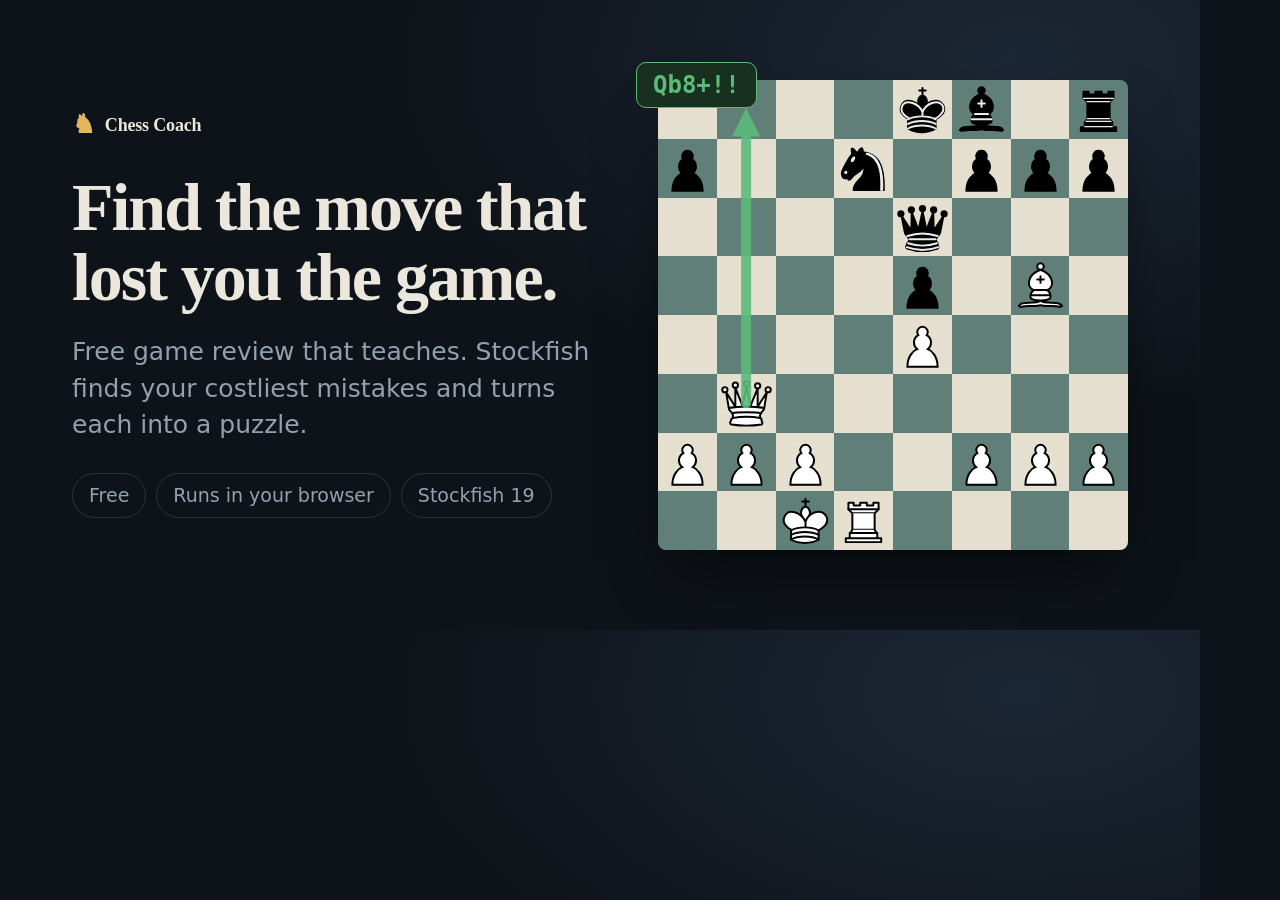
<file: docs/og.html>
<!doctype html>
<!-- Source for og.png (the link-preview image). Open at 1200x630 and screenshot. -->
<html lang="en"><head><meta charset="utf-8"><title>og</title>
<link rel="stylesheet" href="../css/style.css">
<style>
  html, body { margin:0; width:1200px; height:630px; overflow:hidden; }
  body { display:grid; grid-template-columns:1fr 470px; gap:56px; align-items:center; padding:0 72px; background:radial-gradient(900px 500px at 85% 10%, #1c2735 0%, var(--bg) 70%); }
  .brand { margin-bottom:34px; } h1 { font-size:68px; line-height:1.03; margin:0 0 22px; letter-spacing:-.03em; }
  p { margin:0; font-size:25px; line-height:1.45; color:var(--mute); max-width:520px; }
  .tags { display:flex; gap:10px; margin-top:30px; } .tags span { border:1px solid var(--line); color:var(--mute); padding:6px 16px; border-radius:99px; font-size:19px; }
  .b { position:relative; } .board { box-shadow:0 30px 60px -20px rgba(0,0,0,.7); border-radius:8px; }
  .chip { position:absolute; left:-22px; top:-18px; z-index:6; font:700 24px var(--mono); background:var(--winbg); color:var(--best); padding:8px 16px; border-radius:10px; border:1px solid var(--best); }
</style></head><body>
<div><div class="brand"><i>♞</i> Chess Coach</div><h1>Find the move that lost you the game.</h1><p>Free game review that teaches. Stockfish finds your costliest mistakes and turns each into a puzzle.</p><div class="tags"><span>Free</span><span>Runs in your browser</span><span>Stockfish 19</span></div></div>
<div class="b"><span class="chip">Qb8+!!</span><div id="bd"></div></div>
<script src="../lib/chess.min.js"></script>
<script>
const seq='e4 e5 Nf3 d6 d4 Bg4 dxe5 Bxf3 Qxf3 dxe5 Bc4 Nf6 Qb3 Qe7 Nc3 c6 Bg5 b5 Nxb5 cxb5 Bxb5+ Nbd7 O-O-O Rd8 Rxd7 Rxd7 Rd1 Qe6 Bxd7+ Nxd7'.split(' ');
const g=new Chess(); seq.forEach(m=>g.move(m,{sloppy:true}));
const rows=g.fen().split(' ')[0].split('/'); let h='';
rows.forEach((row,r)=>{let f=0;for(const ch of row){ if(/\d/.test(ch)){for(let i=0;i<+ch;i++){h+=cell(f++,r,'')}} else {h+=cell(f++,r,ch)} }});
function cell(f,r,p){const d=(f+(7-r))%2?'':'d';return `<div class="sq ${d}">${p?`<img src="../pieces/${p===p.toUpperCase()?'w':'b'}${p.toUpperCase()}.svg" alt="">`:''}</div>`}
const c=sq=>[sq.charCodeAt(0)-97+.5,8-sq[1]+.5];
const [x1,y1]=c('b3'),[x2,y2]=c('b8');
const bd=document.getElementById('bd'); bd.className='board'; bd.innerHTML=h+`<svg viewBox="0 0 8 8"><g opacity=".9" fill="#5dbb7a" stroke="#5dbb7a"><line x1="${x1}" y1="${y1}" x2="${x2}" y2="${y2+.4}" stroke-width=".17" stroke-linecap="round"/><polygon stroke="none" points="${x2},${y2-.02} ${x2-.24},${y2+.46} ${x2+.24},${y2+.46}"/></g></svg>`;
</script></body></html>
</file>
<file: css/style.css>
/* Chess Coach styles. One token set, no build step.
   Class and id names are referenced from index.html's script, so rename with care. */

:root {
  color-scheme: dark;

  /* colour */
  --bg:#0e1319; --panel:#151c25; --panel2:#1d2631; --line:#283342; --ink:#ebe7dc; --mute:#93a0b0;
  --accent:#e2b65c; --accent-ink:#1a1405;
  --best:#5dbb7a; --good:#9bc56a; --inacc:#e0b04a; --mistake:#ee8b4a; --blunder:#f0605a; --blue:#6aa7e8;
  --habitbg:#1a2a22; --winbg:#17301f; --lossbg:#3a1d1d; --drawbg:#262d37; --weakbg:#2b2220;
  --shadow:0 1px 0 rgba(255,255,255,.03) inset, 0 1px 2px rgba(0,0,0,.35);
  --sqL:#e4dfcf; --sqD:#5f7f78;
  --evw:#f1eee4; --evb:#232a33; --graph-bg:#1b232d; --graph-fill:rgba(241,238,228,.9);

  /* type */
  --serif:"Iowan Old Style","Palatino Linotype",Palatino,"Book Antiqua",Georgia,serif;
  --sans:ui-sans-serif,system-ui,-apple-system,"Segoe UI",Roboto,Helvetica,Arial,sans-serif;
  --mono:ui-monospace,"SF Mono",Menlo,Consolas,monospace;

  /* space, radius, motion */
  --s1:4px; --s2:8px; --s3:12px; --s4:16px; --s5:24px; --s6:40px;
  --r-sm:6px; --r:10px; --r-lg:14px;
  --ease:cubic-bezier(.22,.8,.3,1); --t-fast:120ms; --t:200ms;
}
:root[data-theme=light] {
  color-scheme: light;
  --bg:#eef1f4; --panel:#ffffff; --panel2:#e7ebf0; --line:#d6dce4; --ink:#18202a; --mute:#5a6675;
  --accent:#c9982f; --accent-ink:#1a1405;
  --best:#2b8a4b; --good:#5a8f1f; --inacc:#a87a10; --mistake:#d0620f; --blunder:#d1382f; --blue:#1d62c9;
  --habitbg:#f3ecd9; --winbg:#dcf1e2; --lossbg:#fbe2e0; --drawbg:#e4e8ee; --weakbg:#fbece9;
  --shadow:0 1px 2px rgba(24,32,42,.07), 0 4px 14px -6px rgba(24,32,42,.1);
  --sqL:#e9e4d3; --sqD:#6d8d86;
  --evw:#ffffff; --evb:#2f3742; --graph-bg:#e3e8ee; --graph-fill:rgba(255,255,255,.95);
}

*, *::before, *::after { box-sizing:border-box; }
html { scroll-behavior:smooth; }
body { margin:0; background:var(--bg); color:var(--ink); font:15px/1.6 var(--sans); -webkit-font-smoothing:antialiased; text-rendering:optimizeLegibility; }
main { max-width:1040px; margin:0 auto; padding:var(--s5) var(--s4) 96px; }
:focus-visible { outline:2px solid var(--blue); outline-offset:2px; border-radius:4px; }
::selection { background:color-mix(in srgb, var(--accent) 40%, transparent); }

h1, h2, h3 { font-family:var(--serif); font-weight:600; letter-spacing:-.01em; }
h2 { margin:0 0 var(--s1); font-size:22px; line-height:1.25; }
h3 { margin:var(--s6) 0 var(--s3); font-size:26px; line-height:1.2; scroll-margin-top:64px; }
label { display:block; font-size:13px; color:var(--mute); margin-bottom:6px; }
.mute { color:var(--mute); } .small { font-size:13px; } .hidden { display:none !important; } .err { color:var(--blunder); }
.dim { color:var(--mute); font-weight:400; }
.num { font-variant-numeric:tabular-nums; }

/* ---------- controls ---------- */
input, textarea, select { width:100%; background:var(--bg); color:var(--ink); border:1px solid var(--line); border-radius:8px; padding:10px 12px; font:inherit; transition:border-color var(--t-fast), box-shadow var(--t-fast); }
input:focus, textarea:focus, select:focus { outline:none; border-color:var(--accent); box-shadow:0 0 0 3px color-mix(in srgb, var(--accent) 22%, transparent); }
textarea { min-height:96px; font:12.5px/1.5 var(--mono); resize:vertical; }
button { background:var(--accent); color:var(--accent-ink); border:0; border-radius:8px; padding:10px 18px; font:inherit; font-weight:650; cursor:pointer;
  transition:filter var(--t-fast), transform var(--t-fast) var(--ease), background var(--t-fast), border-color var(--t-fast), box-shadow var(--t-fast); }
button:hover:not(:disabled) { filter:brightness(1.08); }
button:active:not(:disabled) { transform:scale(.97); }
button:disabled { opacity:.45; cursor:default; }
button.sec { background:var(--panel2); color:var(--ink); border:1px solid var(--line); font-weight:500; }
button.sec:hover:not(:disabled) { border-color:var(--mute); filter:none; }
.iconbtn { background:var(--panel); color:var(--ink); border:1px solid var(--line); width:40px; height:40px; padding:0; border-radius:10px; font-size:17px; display:grid; place-items:center; }
.row { display:flex; gap:var(--s3); align-items:flex-end; flex-wrap:wrap; }
.row > div { flex:1; min-width:150px; }
.actions { display:flex; gap:var(--s2); margin-top:var(--s3); flex-wrap:wrap; }
.pill { font-size:12px; padding:2px 10px; border-radius:99px; font-weight:650; }
.win { background:var(--winbg); color:var(--best); } .loss { background:var(--lossbg); color:var(--blunder); } .draw { background:var(--drawbg); color:var(--mute); }
.bar { height:6px; background:var(--bg); border-radius:3px; overflow:hidden; margin-top:var(--s3); }
.bar > i { display:block; height:100%; width:0; background:var(--accent); transition:width .25s var(--ease); }
.line { font-family:var(--mono); font-size:12.5px; background:var(--bg); padding:2px 7px; border-radius:5px; white-space:nowrap; }
summary { cursor:pointer; color:var(--mute); } summary:hover { color:var(--ink); }

/* ---------- page chrome ---------- */
.topbar { display:flex; align-items:center; justify-content:space-between; margin-bottom:var(--s5); }
.brand { font:700 18px var(--serif); letter-spacing:-.01em; display:flex; align-items:center; gap:10px; }
.brand i { font-style:normal; font-size:26px; line-height:1; color:var(--accent); }
.card { background:var(--panel); border:1px solid var(--line); border-radius:var(--r-lg); padding:20px; margin-bottom:var(--s3); box-shadow:var(--shadow); }

/* hero: pitch on the left, a looping demo game on the right */
.hero { display:grid; grid-template-columns:minmax(0,1fr) minmax(0,400px); gap:var(--s6); align-items:center; padding:var(--s3) 0 var(--s6); }
.hero h1 { margin:0 0 var(--s4); font-size:clamp(34px,5.4vw,56px); line-height:1.04; letter-spacing:-.03em; text-wrap:balance; }
.hero p { margin:0 0 var(--s4); color:var(--mute); font-size:17px; max-width:520px; }
.badges { display:flex; flex-wrap:wrap; gap:var(--s2); }
.badges span { font-size:13px; padding:4px 12px; border-radius:99px; border:1px solid var(--line); color:var(--mute); }
.demo { margin:0; }
.demo .board { box-shadow:0 18px 40px -18px rgba(0,0,0,.6); cursor:pointer; }
.demo figcaption { display:flex; align-items:center; gap:var(--s3); margin-top:var(--s3); min-height:44px; }
.demo-badge { flex:none; min-width:46px; text-align:center; font:700 13px var(--mono); padding:4px 8px; border-radius:6px; background:var(--panel2); color:var(--mute); transition:background var(--t), color var(--t); }
.demo-badge.pop { animation:pop .35s var(--ease); }
.demo-badge[data-k=blunder] { background:var(--lossbg); color:var(--blunder); } .demo-badge[data-k=best] { background:var(--winbg); color:var(--best); }
#demoText { flex:1; font-size:14px; color:var(--mute); line-height:1.4; }
@keyframes pop { 0% { transform:scale(.6); opacity:0; } 60% { transform:scale(1.12); } 100% { transform:scale(1); opacity:1; } }

/* source tabs with a sliding indicator */
.tabs { position:relative; display:flex; gap:2px; background:var(--bg); padding:4px; border-radius:10px; width:max-content; max-width:100%; margin-bottom:var(--s4); border:1px solid var(--line); isolation:isolate; }
.tabs::before { content:""; position:absolute; z-index:-1; top:4px; bottom:4px; left:0; width:var(--w,0); transform:translateX(var(--x,4px)); background:var(--panel2); border-radius:7px; box-shadow:var(--shadow); transition:transform var(--t) var(--ease), width var(--t) var(--ease); }
.tab { background:transparent; color:var(--mute); font-weight:600; padding:7px 16px; border-radius:7px; }
.tab:hover:not(:disabled) { color:var(--ink); filter:none; }
.tab.on { color:var(--ink); }
.opts, .how { margin-top:var(--s3); font-size:14px; }
.opts .row { margin-top:var(--s3); } .how ol { margin:var(--s2) 0 0; padding-left:20px; color:var(--mute); }

/* status + background-batch bar */
.status { display:flex; gap:14px; align-items:center; background:var(--panel); border:1px solid var(--line); border-radius:var(--r-lg); padding:16px 18px; margin-bottom:var(--s3); box-shadow:var(--shadow); }
.status:has(#msg:empty):has(#barwrap.hidden) { display:none; }
.status > div:last-child { flex:1; min-width:0; }
.spin { width:22px; height:22px; border-radius:50%; border:3px solid var(--line); border-top-color:var(--accent); animation:sp .8s linear infinite; display:none; flex:none; }
.status:has(#barwrap:not(.hidden)) .spin { display:block; }
@keyframes sp { to { transform:rotate(360deg); } }
#msg { font-size:14px; } #tip { font-size:13px; color:var(--mute); margin-top:6px; } #barwrap.hidden + #tip { display:none; }
.bgbar { position:fixed; left:50%; transform:translateX(-50%); bottom:14px; z-index:40; width:min(560px, calc(100% - 24px)); display:flex; gap:var(--s3); align-items:center; background:var(--panel); border:1px solid var(--line); border-radius:var(--r-lg); padding:12px 14px; box-shadow:0 12px 32px rgba(0,0,0,.4); font-size:13.5px; animation:rise .3s var(--ease); }
.bgbar .spin { display:block; } .bgbar.done .spin { display:none; }
@keyframes rise { from { transform:translate(-50%,16px); opacity:0; } }

.jump { position:sticky; top:0; z-index:20; display:flex; gap:var(--s1); overflow-x:auto; padding:10px 0; margin:0 0 var(--s1); background:color-mix(in srgb, var(--bg) 86%, transparent); backdrop-filter:blur(10px); border-bottom:1px solid var(--line); scrollbar-width:none; }
.jump a { color:var(--mute); text-decoration:none; font-size:13.5px; font-weight:600; padding:6px 13px; border-radius:99px; white-space:nowrap; transition:color var(--t-fast), background var(--t-fast); }
.jump a:hover { color:var(--ink); background:var(--panel); }
.jump a.on { color:var(--accent-ink); background:var(--accent); }
.share { display:flex; gap:var(--s3); align-items:center; flex-wrap:wrap; margin-top:var(--s6); font-size:14px; }
footer { margin-top:var(--s6); padding-top:var(--s4); border-top:1px solid var(--line); color:var(--mute); font-size:12.5px; line-height:1.8; }
footer a { color:var(--mute); }

/* chess.com game list */
.games { margin-top:var(--s3); display:grid; gap:6px; max-height:440px; overflow:auto; }
.games button { text-align:left; background:var(--bg); color:var(--ink); font-weight:400; border:1px solid var(--line); display:flex; gap:10px; align-items:center; }
.games button:hover { border-color:var(--accent); filter:none; }
.games button.done::after { content:'✓ analyzed'; margin-left:var(--s2); color:var(--best); font-size:12px; font-weight:600; }
.games #batch { position:sticky; top:0; z-index:2; box-shadow:0 6px 10px -6px rgba(0,0,0,.4); }

/* ---------- board ---------- */
.board { position:relative; display:grid; grid-template-columns:repeat(8,1fr); aspect-ratio:1; width:100%; border-radius:var(--r-sm); overflow:hidden; user-select:none; box-shadow:0 0 0 1px rgba(0,0,0,.25); }
.sq { position:relative; background:var(--sqL); color:var(--sqD); }
.sq.d { background:var(--sqD); color:var(--sqL); }
.sq img { position:absolute; inset:0; width:100%; height:100%; pointer-events:none; will-change:transform; }
.sq.moving { z-index:3; }
.sq.last::before, .sq.sel::before { content:""; position:absolute; inset:0; background:rgba(245,200,66,.46); }
.sq.sel::before { background:rgba(106,167,232,.55); }
.sq.tgt::after { content:""; position:absolute; left:36%; top:36%; width:28%; height:28%; border-radius:50%; background:rgba(14,19,25,.28); }
.sq .co { position:absolute; font-size:10px; font-weight:700; opacity:.8; pointer-events:none; }
.sq .co.f { right:3px; bottom:1px; } .sq .co.r { left:3px; top:1px; }
.board svg { position:absolute; inset:0; width:100%; height:100%; pointer-events:none; z-index:4; }
.board.click .sq { cursor:pointer; }
.board.click .sq.tgt:hover::after { width:100%; height:100%; left:0; top:0; border-radius:0; background:rgba(106,167,232,.35); }

/* ---------- key lessons ---------- */
.lesson { display:grid; grid-template-columns:minmax(0,340px) 1fr; gap:22px; border-left:3px solid var(--blunder); }
.tag { display:inline-block; font-size:13px; font-weight:650; color:var(--blunder); margin-bottom:6px; }
.lesson p { margin:var(--s2) 0; max-width:62ch; }
.habit { margin-top:var(--s3); padding:10px 14px; background:var(--habitbg); border-left:3px solid var(--accent); border-radius:6px; }
.drill { margin-top:10px; padding:10px 12px; background:var(--bg); border:1px dashed var(--line); border-radius:8px; font-size:14px; transition:border-color var(--t), color var(--t); }
.drill.ok { border:1px solid var(--best); color:var(--best); animation:pop .35s var(--ease); }
.drill.no { border:1px solid var(--blunder); color:var(--blunder); animation:shake .38s var(--ease); }
@keyframes shake { 20%,60% { transform:translateX(-5px); } 40%,80% { transform:translateX(5px); } }
.teach { margin-top:14px; padding:14px 16px; border:1px solid var(--line); border-radius:12px; background:var(--bg); }
.teach .tt { font-weight:700; margin-bottom:6px; } .teach p { margin:6px 0; } .teach ol { margin:var(--s2) 0 10px; padding-left:20px; } .teach li { margin:4px 0; }
.practice { display:inline-block; font-size:13.5px; font-weight:600; color:var(--blue); text-decoration:none; } .practice:hover { text-decoration:underline; }

/* ---------- summary + game viewer ---------- */
.sumgrid { display:grid; grid-template-columns:repeat(auto-fit,minmax(150px,1fr)); gap:10px; }
.kpi { background:var(--bg); border:1px solid var(--line); border-radius:var(--r); padding:12px 14px; }
.kpi b { display:block; font:700 28px/1.15 var(--serif); letter-spacing:-.02em; font-variant-numeric:tabular-nums; }
.kpi span { font-size:12.5px; color:var(--mute); }
.cls { display:flex; flex-wrap:wrap; gap:var(--s2); margin-top:var(--s3); }
.cls span { font-size:12.5px; padding:3px 10px; border-radius:99px; background:var(--bg); border:1px solid var(--line); }
.dot { display:inline-block; width:8px; height:8px; border-radius:50%; margin-right:6px; }
.phase { display:flex; flex-direction:column; gap:var(--s2); margin-top:4px; }
.phase div { display:grid; grid-template-columns:96px 1fr 44px; align-items:center; gap:10px; font-size:13px; }
.phase .t { height:8px; background:var(--bg); border-radius:4px; overflow:hidden; } .phase .t i { display:block; height:100%; background:var(--blue); transform-origin:left; animation:grow .7s var(--ease) both; }
@keyframes grow { from { transform:scaleX(0); } }

.viewer { display:grid; grid-template-columns:minmax(0,520px) 1fr; gap:18px; }
.bwrap { display:flex; gap:var(--s2); }
.evbar { width:18px; flex:none; background:var(--evb); border-radius:4px; overflow:hidden; position:relative; }
.evbar i { position:absolute; left:0; right:0; background:var(--evw); transition:height .35s var(--ease); }
.nav { display:flex; gap:6px; margin:10px 0; } .nav button { flex:1; }
.info { background:var(--bg); border:1px solid var(--line); border-radius:8px; padding:10px 12px; font-size:14px; min-height:96px; }
.moves { max-height:300px; overflow:auto; display:grid; grid-template-columns:34px 1fr 1fr; gap:2px; font-size:14px; align-content:start; }
.moves .n { color:var(--mute); padding:4px 6px 4px 0; text-align:right; }
.moves button { background:transparent; color:var(--ink); font-weight:500; text-align:left; padding:4px 8px; border-radius:5px; border:0; }
.moves button:hover { background:var(--panel2); }
.moves button.cur { background:var(--panel2); outline:1px solid var(--blue); }
#graph { width:100%; height:90px; display:block; cursor:pointer; background:var(--graph-bg); border:1px solid var(--line); border-radius:8px; }
.g-area { fill:var(--graph-fill); clip-path:inset(0 100% 0 0); animation:wipe .9s var(--ease) .1s forwards; }
@keyframes wipe { to { clip-path:inset(0 0 0 0); } }
.c-best { color:var(--best); } .c-excellent { color:var(--good); } .c-good { color:var(--ink); } .c-inaccuracy { color:var(--inacc); } .c-mistake { color:var(--mistake); } .c-blunder { color:var(--blunder); }

/* ---------- dashboard ---------- */
.dash { display:grid; grid-template-columns:repeat(3,1fr); gap:var(--s3); }
.big { background:var(--panel); border:1px solid var(--line); border-radius:var(--r-lg); padding:16px 18px; box-shadow:var(--shadow); display:flex; flex-direction:column; gap:4px; min-width:0; }
.bl { font-size:13px; font-weight:600; color:var(--mute); }
.bv { font:700 42px/1.1 var(--serif); letter-spacing:-.03em; font-variant-numeric:tabular-nums; }
.bs { font-size:13px; color:var(--mute); min-height:20px; }
.mini { width:100%; height:40px; margin-top:var(--s2); overflow:visible; }
.chip { font-size:12px; font-weight:700; padding:1px 8px; border-radius:99px; } .chip.up { background:var(--winbg); color:var(--best); } .chip.down { background:var(--lossbg); color:var(--blunder); }
.rbar { display:flex; height:10px; border-radius:5px; overflow:hidden; background:var(--bg); margin:var(--s2) 0 2px; } .rbar i { display:block; height:100%; } .rbar .w { background:var(--best); } .rbar .d { background:#8b93a1; } .rbar .l { background:var(--blunder); }
.cols2 { display:grid; grid-template-columns:1fr 1fr; gap:var(--s3); margin-top:var(--s3); }
.panel { background:var(--panel); border:1px solid var(--line); border-radius:var(--r-lg); padding:16px 18px; box-shadow:var(--shadow); }
.panel h4 { margin:0 0 10px; font:600 17px var(--serif); }
.lrow { display:flex; justify-content:space-between; gap:var(--s3); padding:9px 0; border-top:1px solid var(--line); font-size:14px; } .lrow:first-of-type { border-top:0; } .lrow b { font-variant-numeric:tabular-nums; }
.brow { display:grid; grid-template-columns:104px 1fr 42px; gap:10px; align-items:center; font-size:13.5px; padding:5px 0; } .brow b { text-align:right; font-variant-numeric:tabular-nums; }
.track { height:8px; background:var(--bg); border-radius:4px; overflow:hidden; border:1px solid var(--line); } .track i { display:block; height:100%; background:var(--blue); transform-origin:left; animation:grow .7s var(--ease) both; }
.gap { height:10px; border-bottom:1px solid var(--line); margin-bottom:6px; }
.warn { font-style:normal; font-size:11.5px; font-weight:700; color:var(--mistake); margin-left:4px; }
.sub { font-size:13px; color:var(--mute); margin:18px 0 6px; font-weight:600; }

/* what to work on */
.train { display:grid; grid-template-columns:40px 1fr; gap:14px; }
.rank { width:34px; height:34px; border-radius:50%; background:var(--panel2); display:grid; place-items:center; font:700 16px var(--serif); }
.moments { margin-top:10px; display:grid; gap:6px; }
.moment { display:grid; grid-template-columns:1fr auto; gap:2px 12px; text-align:left; background:var(--bg); color:var(--ink); border:1px solid var(--line); border-radius:9px; padding:9px 12px; font-weight:400; }
.moment:hover:not(:disabled) { border-color:var(--blue); filter:none; } .moment .go { grid-row:1 / span 2; grid-column:2; align-self:center; color:var(--blue); font-weight:600; font-size:13px; }
.moment:disabled { opacity:.7; cursor:default; }

/* your games + openings */
.hero-card { background:linear-gradient(135deg,var(--habitbg),var(--panel2)); border:1px solid var(--line); border-radius:12px; padding:16px 18px; }
.gcard { background:var(--panel); border:1px solid var(--line); border-radius:12px; padding:14px 16px; margin-bottom:10px; box-shadow:var(--shadow); }
.ghead { display:flex; flex-wrap:wrap; align-items:center; gap:var(--s2) 10px; }
.gstat { margin-left:auto; font-weight:700; font-size:13px; font-variant-numeric:tabular-nums; } .ghead .sec { padding:5px 12px; font-size:13px; }
.trophy { font-size:12px; background:var(--habitbg); color:var(--best); padding:1px 9px; border-radius:99px; font-weight:600; }
.optable { width:100%; border-collapse:collapse; font-size:14px; } .optable th { text-align:left; color:var(--mute); font-size:13px; font-weight:600; padding:6px var(--s2); }
.optable td { padding:var(--s2); border-top:1px solid var(--line); } .optable tr.weak { background:var(--weakbg); }

/* ---------- small screens ---------- */
@media (max-width:860px) {
  .hero { grid-template-columns:1fr; gap:var(--s5); }
  .demo { max-width:420px; }
}
@media (max-width:760px) {
  .lesson, .viewer { grid-template-columns:1fr; }
  .dash, .cols2 { grid-template-columns:1fr; }
  .bv { font-size:34px; }
  h3 { font-size:23px; }
}
@media (max-width:640px) {
  .topbar { margin-bottom:var(--s3); }
  .hero { gap:var(--s4); padding-bottom:var(--s5); }
  .hero p { font-size:16px; } .badges { display:none; }
  .demo { max-width:272px; } .demo figcaption { flex-wrap:wrap; gap:var(--s2); } #demoText { flex-basis:100%; order:3; }
  .brow { grid-template-columns:96px 1fr 42px; }
  .optable th:nth-child(5), .optable td:nth-child(5) { display:none; }
  .card { padding:16px; } .row > div { min-width:100%; } button { min-height:42px; } .tabs { width:100%; } .tab { flex:1; padding-inline:8px; }
  .gstat { margin-left:0; width:100%; }
}
@media (prefers-reduced-motion:reduce) {
  *, *::before, *::after { animation:none !important; transition:none !important; scroll-behavior:auto !important; }
  .g-area { clip-path:none; }
}
</file>
